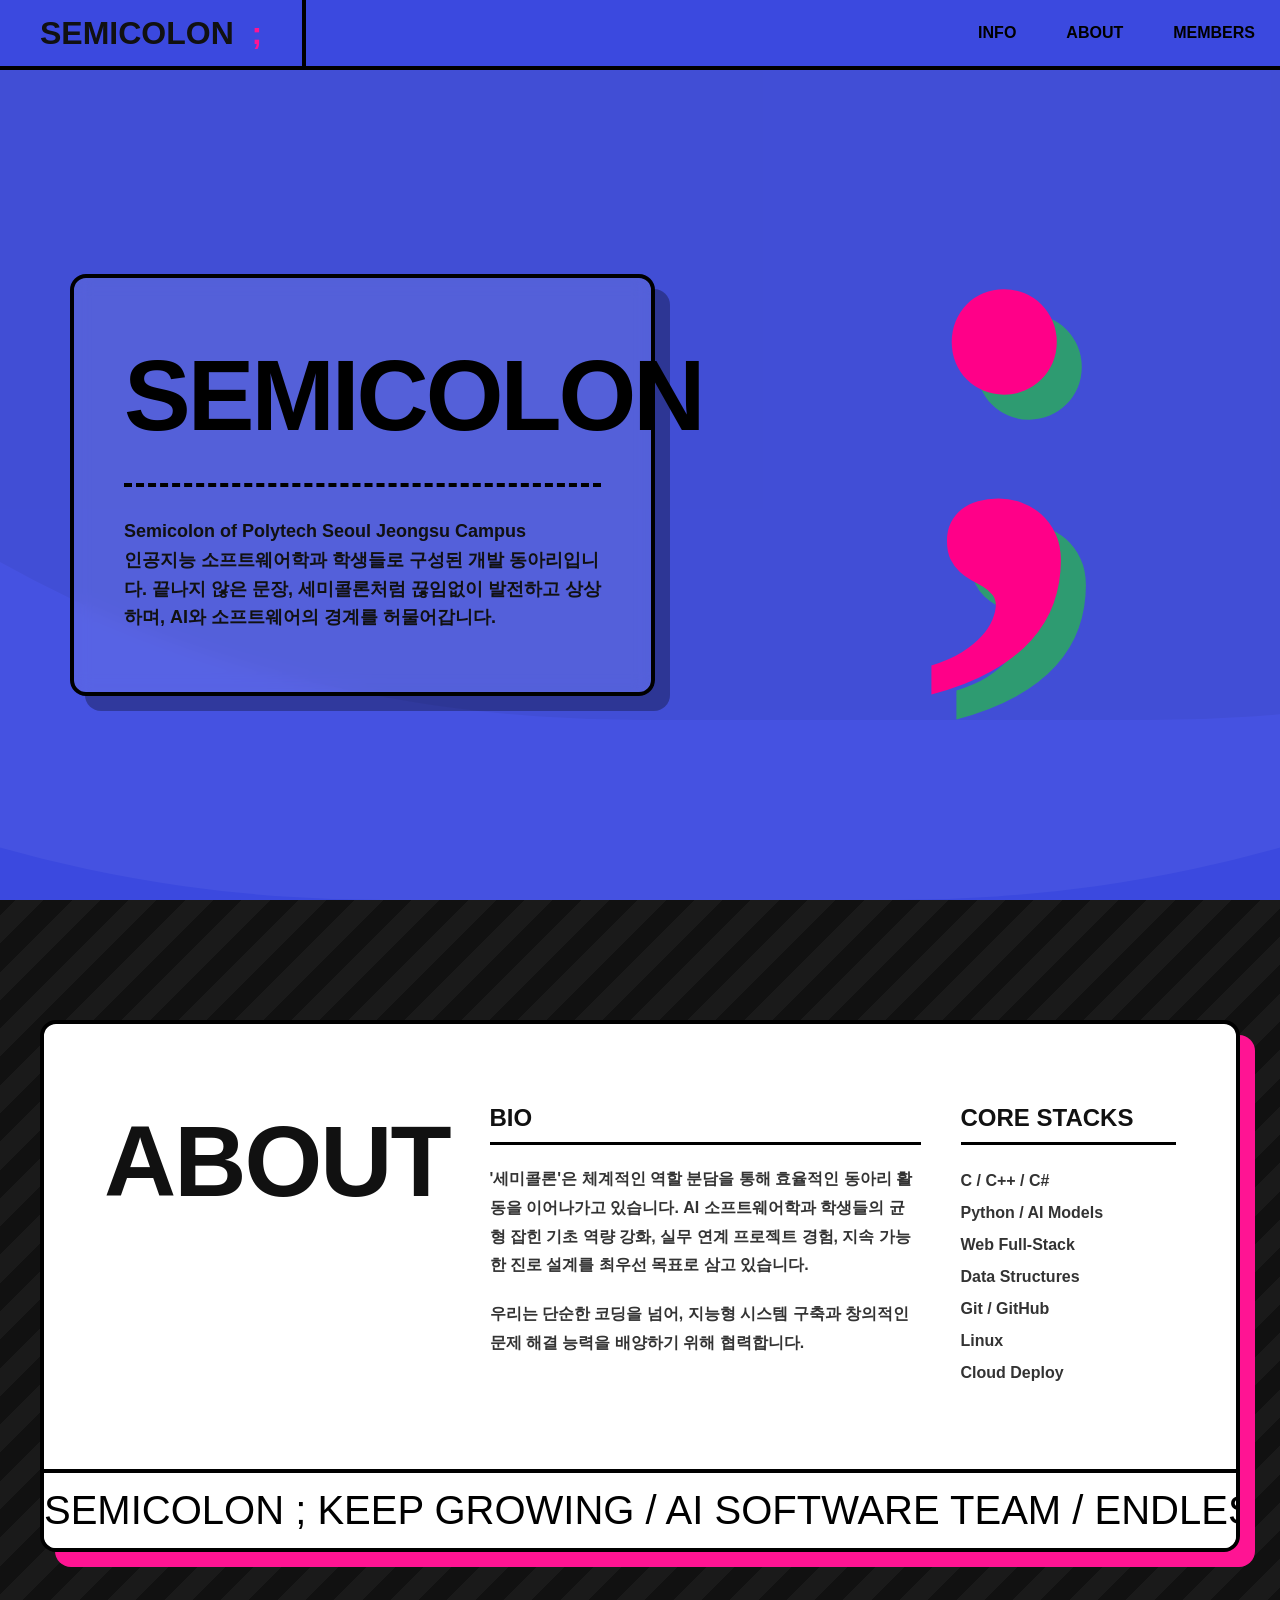
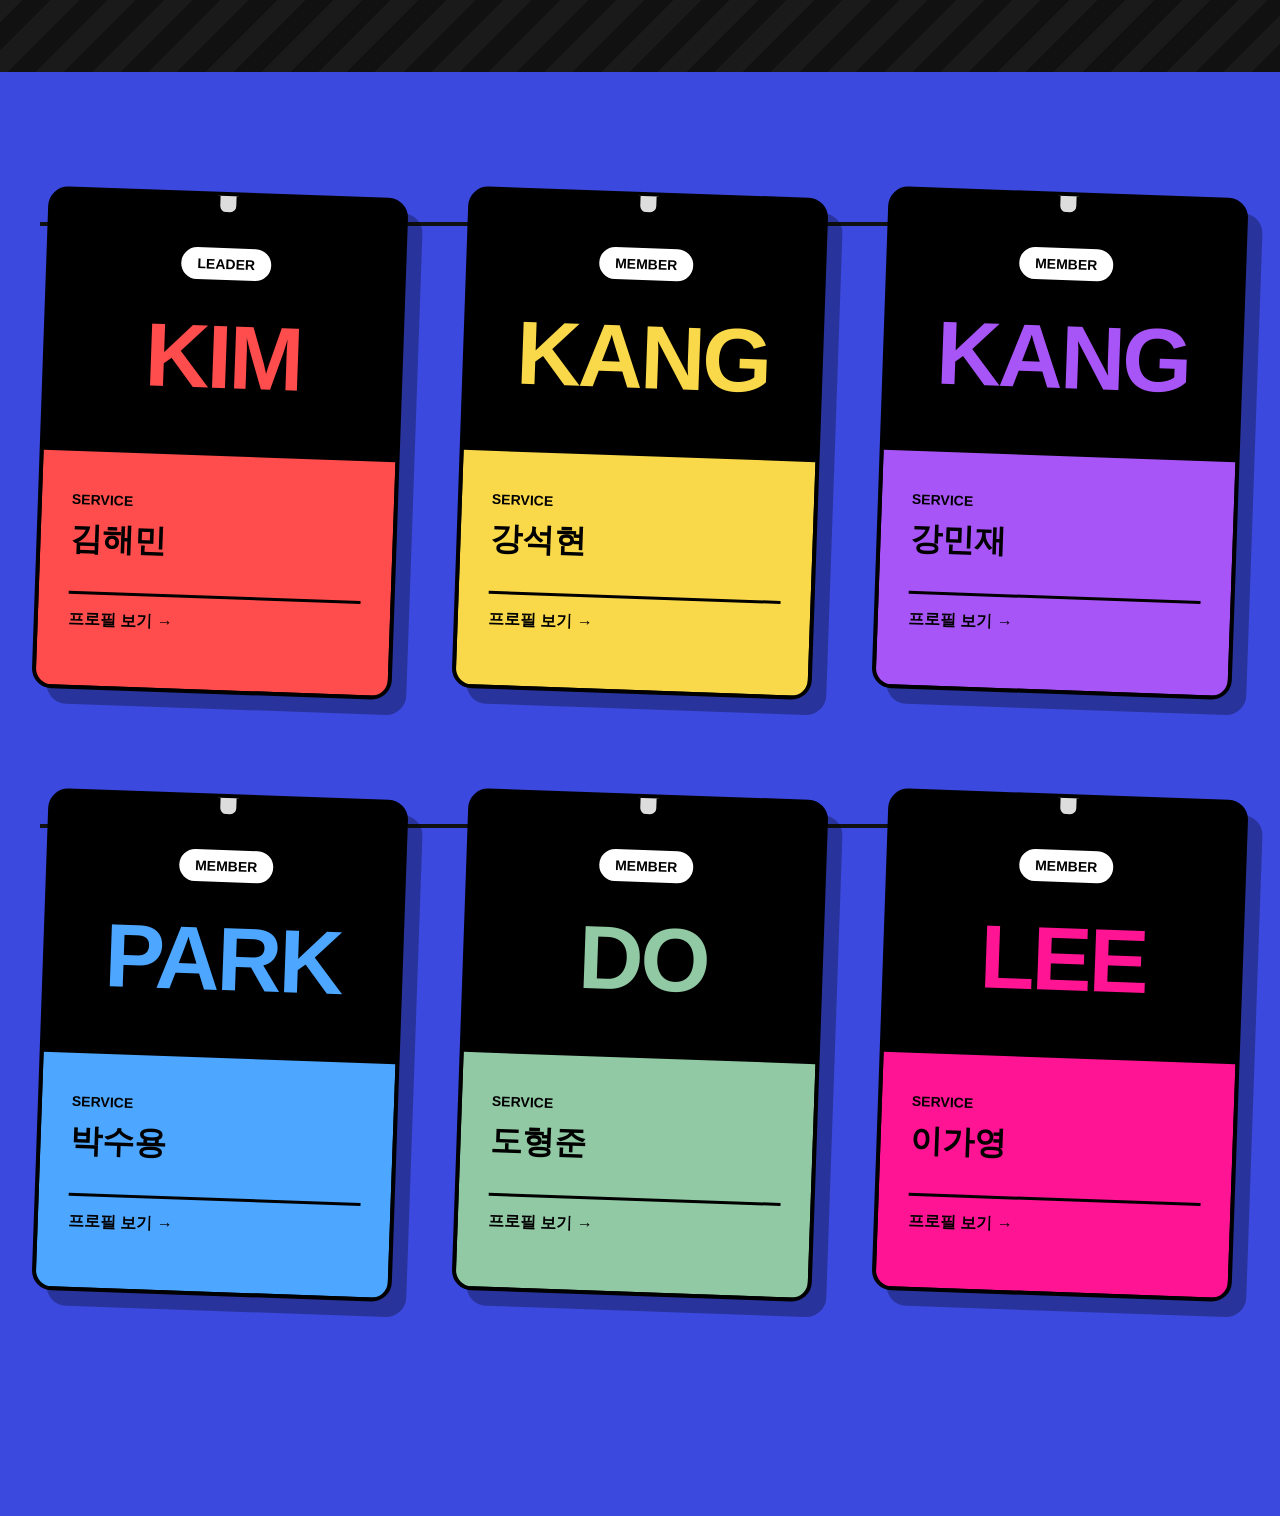
<file: index.html>
<!DOCTYPE html>
<html lang="ko">

<head>
    <meta charset="UTF-8">
    <meta name="viewport" content="width=device-width, initial-scale=1.0">
    <title>Semicolon | Team Members</title>
    <link rel="stylesheet" href="css/index.css">
</head>

<body>

    <nav class="navbar">
        <div class="nav-logo">SEMICOLON<span class="point">&nbsp; ;</span></div>
        <ul class="nav-links">
            <li><a href="#hero">INFO</a></li>
            <li><a href="#about">ABOUT</a></li>
            <li><a href="#members">MEMBERS</a></li>
        </ul>
    </nav>

    <header id="hero" class="hero-section">
        <div class="animated-bg">
            <div class="wave wave1"></div>
            <div class="wave wave2"></div>
        </div>

        <div class="hero-container">
            <div class="hero-left-box">
                <h1 class="hero-title">SEMICOLON</h1>
                <div class="dashed-divider"></div>
                <p class="hero-desc">
                    Semicolon of Polytech Seoul Jeongsu Campus
                    <br>
                    인공지능 소프트웨어학과 학생들로 구성된 개발 동아리입니다.
                    끝나지 않은 문장, 세미콜론처럼 끊임없이 발전하고 상상하며, AI와 소프트웨어의 경계를 허물어갑니다.
                </p>
            </div>

            <div class="hero-right-visual">
                <span class="giant-semicolon blink-effect">;</span>
            </div>
        </div>  
    </header>

    <section id="about" class="about-section">
        <div class="about-card">
            <div class="about-content-grid">
                <div class="about-col-title">
                    <h2 class="about-heading">ABOUT</h2>
                </div>
                <div class="about-col-text">
                    <h3>BIO</h3>
                    <p>
                        '세미콜론'은 체계적인 역할 분담을 통해 효율적인 동아리 활동을 이어나가고 있습니다.
                        AI 소프트웨어학과 학생들의 균형 잡힌 기초 역량 강화, 실무 연계 프로젝트 경험,
                        지속 가능한 진로 설계를 최우선 목표로 삼고 있습니다.
                    </p>
                    <p>
                        우리는 단순한 코딩을 넘어, 지능형 시스템 구축과
                        창의적인 문제 해결 능력을 배양하기 위해 협력합니다.
                    </p>
                </div>
                <div class="about-col-list">
                    <h3>CORE STACKS</h3>
                    <ul>
                        <li>C / C++ / C#</li>
                        <li>Python / AI Models</li>
                        <li>Web Full-Stack</li>
                        <li>Data Structures</li>
                        <li>Git / GitHub</li>
                        <li>Linux</li>
                        <li>Cloud Deploy</li>
                    </ul>
                </div>
            </div>
            <div class="about-footer-banner">
                <div class="marquee-text">
                    SEMICOLON ; KEEP GROWING / AI SOFTWARE TEAM / ENDLESS POSSIBILITIES / FOR INNOVATIVE SERVICE
                    DEVELOPMENT
                </div>
            </div>
        </div>
    </section>

    <section id="members" class="members-section">
        <div class="page-container">

            <div class="member-row">
                <div class="hanging-wire"></div>

                <article class="member-card" style="--theme-color: #ff4d4d;">
                    <div class="card-pin"></div>
                    <div class="card-top">
                        <span class="role-badge">LEADER</span>
                        <h2 class="huge-text">KIM</h2>
                    </div>
                    <div class="card-bottom">
                        <div class="info-section">
                            <p class="service-label">SERVICE</p>
                            <h3 class="korean-name">김해민</h3>
                        </div>
                        <a href="pages/heamin.html" class="profile-btn">프로필 보기 &rarr;</a>
                    </div>
                </article>

                <article class="member-card" style="--theme-color: #f9d849;">
                    <div class="card-pin"></div>
                    <div class="card-top">
                        <span class="role-badge">MEMBER</span>
                        <h2 class="huge-text">KANG</h2>
                    </div>
                    <div class="card-bottom">
                        <div class="info-section">
                            <p class="service-label">SERVICE</p>
                            <h3 class="korean-name">강석현</h3>
                        </div>
                        <a href="pages/kangProfile.html" class="profile-btn">프로필 보기 &rarr;</a>
                    </div>
                </article>

                <article class="member-card" style="--theme-color: #a855f7;">
                    <div class="card-pin"></div>
                    <div class="card-top">
                        <span class="role-badge">MEMBER</span>
                        <h2 class="huge-text">KANG</h2>
                    </div>
                    <div class="card-bottom">
                        <div class="info-section">
                            <p class="service-label">SERVICE</p>
                            <h3 class="korean-name">강민재</h3>
                        </div>
                        <a href="pages/minjae.html" class="profile-btn">프로필 보기 &rarr;</a>
                    </div>
                </article>
            </div>

            <div class="member-row">
                <div class="hanging-wire"></div>

                <article class="member-card" style="--theme-color: #4da6ff;">
                    <div class="card-pin"></div>
                    <div class="card-top">
                        <span class="role-badge">MEMBER</span>
                        <h2 class="huge-text">PARK</h2>
                    </div>
                    <div class="card-bottom">
                        <div class="info-section">
                            <p class="service-label">SERVICE</p>
                            <h3 class="korean-name">박수용</h3>
                        </div>
                        <a href="pages/suyong.html" class="profile-btn">프로필 보기 &rarr;</a>
                    </div>
                </article>

                <article class="member-card" style="--theme-color: #90c9a3;">
                    <div class="card-pin"></div>
                    <div class="card-top">
                        <span class="role-badge">MEMBER</span>
                        <h2 class="huge-text">DO</h2>
                    </div>
                    <div class="card-bottom">
                        <div class="info-section">
                            <p class="service-label">SERVICE</p>
                            <h3 class="korean-name">도형준</h3>
                        </div>
                        <a href="pages/dhj.html" class="profile-btn">프로필 보기 &rarr;</a>
                    </div>
                </article>

                <article class="member-card" style="--theme-color: #ff1493;">
                    <div class="card-pin"></div>
                    <div class="card-top">
                        <span class="role-badge">MEMBER</span>
                        <h2 class="huge-text">LEE</h2>
                    </div>
                    <div class="card-bottom">
                        <div class="info-section">
                            <p class="service-label">SERVICE</p>
                            <h3 class="korean-name">이가영</h3>
                        </div>
                        <a href="pages/kayoung.html" class="profile-btn">프로필 보기 &rarr;</a>
                    </div>
                </article>
            </div>

        </div>
    </section>

</body>

</html>
</file>
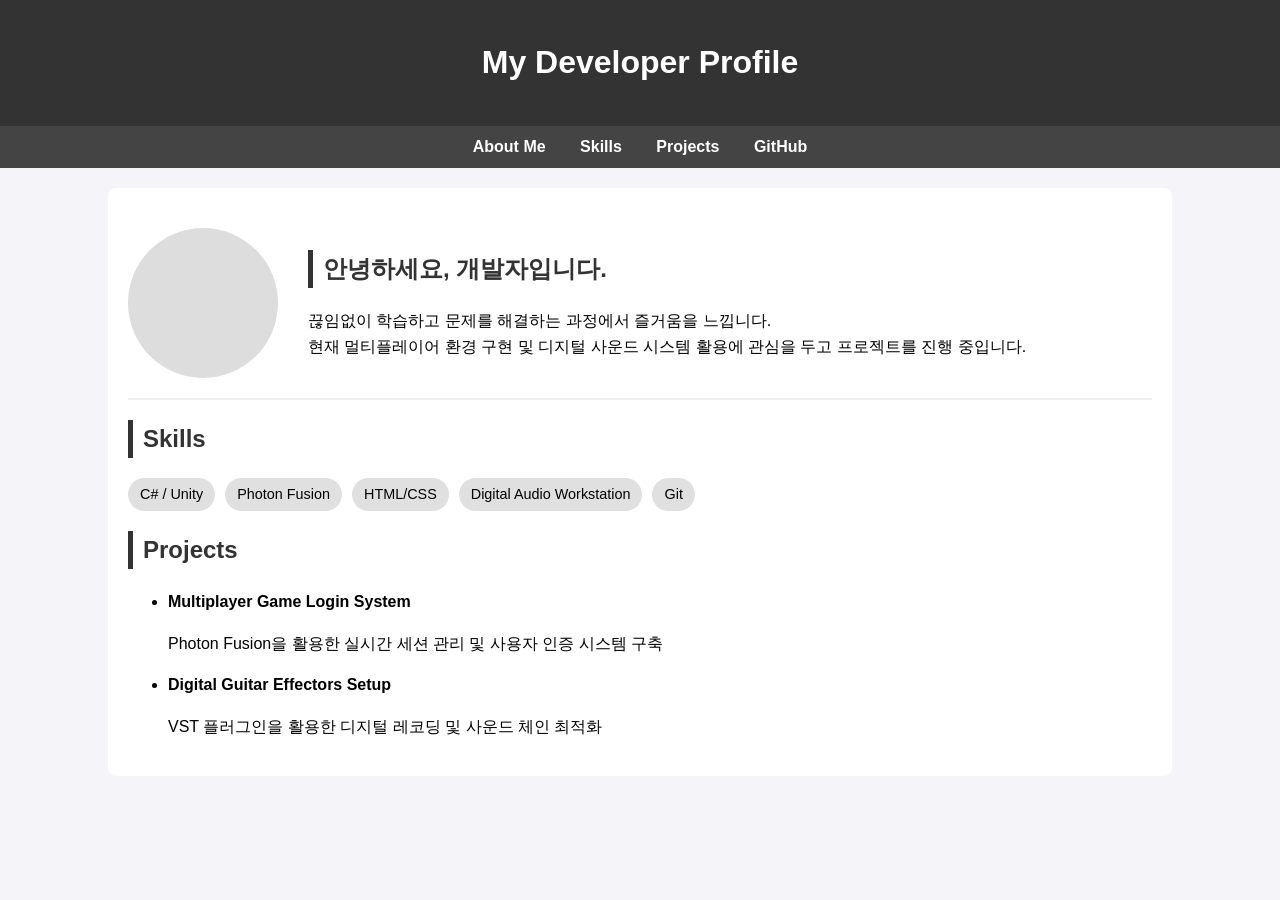
<file: kangProfile.html>
<!DOCTYPE html>
<html lang="ko">
<head>
    <meta charset="UTF-8">
    <meta name="viewport" content="width=device-width, initial-scale=1.0">
    <title>내 프로필</title>
    <style>
        body { font-family: 'Arial', sans-serif; line-height: 1.6; margin: 0; padding: 0; background-color: #f4f4f9; }
        header { background: #333; color: #fff; padding: 1rem 0; text-align: center; }
        nav { background: #444; color: #fff; padding: 0.5rem; text-align: center; }
        nav a { color: #fff; margin: 0 15px; text-decoration: none; font-weight: bold; }
        nav a:hover { color: #ffeb3b; }
        .container { width: 80%; margin: auto; overflow: hidden; padding: 20px; background: #fff; margin-top: 20px; border-radius: 8px; }
        .profile-header { display: flex; align-items: center; border-bottom: 2px solid #eee; padding-bottom: 20px; }
        .profile-img { width: 150px; height: 150px; border-radius: 50%; background: #ddd; margin-right: 30px; }
        section { margin-top: 20px; }
        h2 { color: #333; border-left: 5px solid #333; padding-left: 10px; }
        .tag-box { display: flex; gap: 10px; flex-wrap: wrap; }
        .tag { background: #e0e0e0; padding: 5px 12px; border-radius: 20px; font-size: 0.9rem; }
    </style>
</head>
<body>

    <header>
        <h1>My Developer Profile</h1>
    </header>

    <nav>
        <a href="#about">About Me</a>
        <a href="#skills">Skills</a>
        <a href="#projects">Projects</a>
        <a href="https://github.com/" target="_blank">GitHub</a> </nav>

    <div class="container">
        <section id="about" class="profile-header">
            <div class="profile-img"></div> <div>
                <h2>안녕하세요, 개발자입니다.</h2>
                <p>끊임없이 학습하고 문제를 해결하는 과정에서 즐거움을 느낍니다.<br>
                현재 멀티플레이어 환경 구현 및 디지털 사운드 시스템 활용에 관심을 두고 프로젝트를 진행 중입니다.</p>
            </div>
        </section>

        <section id="skills">
            <h2>Skills</h2>
            <div class="tag-box">
                <span class="tag">C# / Unity</span>
                <span class="tag">Photon Fusion</span>
                <span class="tag">HTML/CSS</span>
                <span class="tag">Digital Audio Workstation</span>
                <span class="tag">Git</span>
            </div>
        </section>

        <section id="projects">
            <h2>Projects</h2>
            <ul>
                <li>
                    <strong>Multiplayer Game Login System</strong>
                    <p>Photon Fusion을 활용한 실시간 세션 관리 및 사용자 인증 시스템 구축</p>
                </li>
                <li>
                    <strong>Digital Guitar Effectors Setup</strong>
                    <p>VST 플러그인을 활용한 디지털 레코딩 및 사운드 체인 최적화</p>
                </li>
            </ul>
        </section>
    </div>

</body>
</html>
</file>
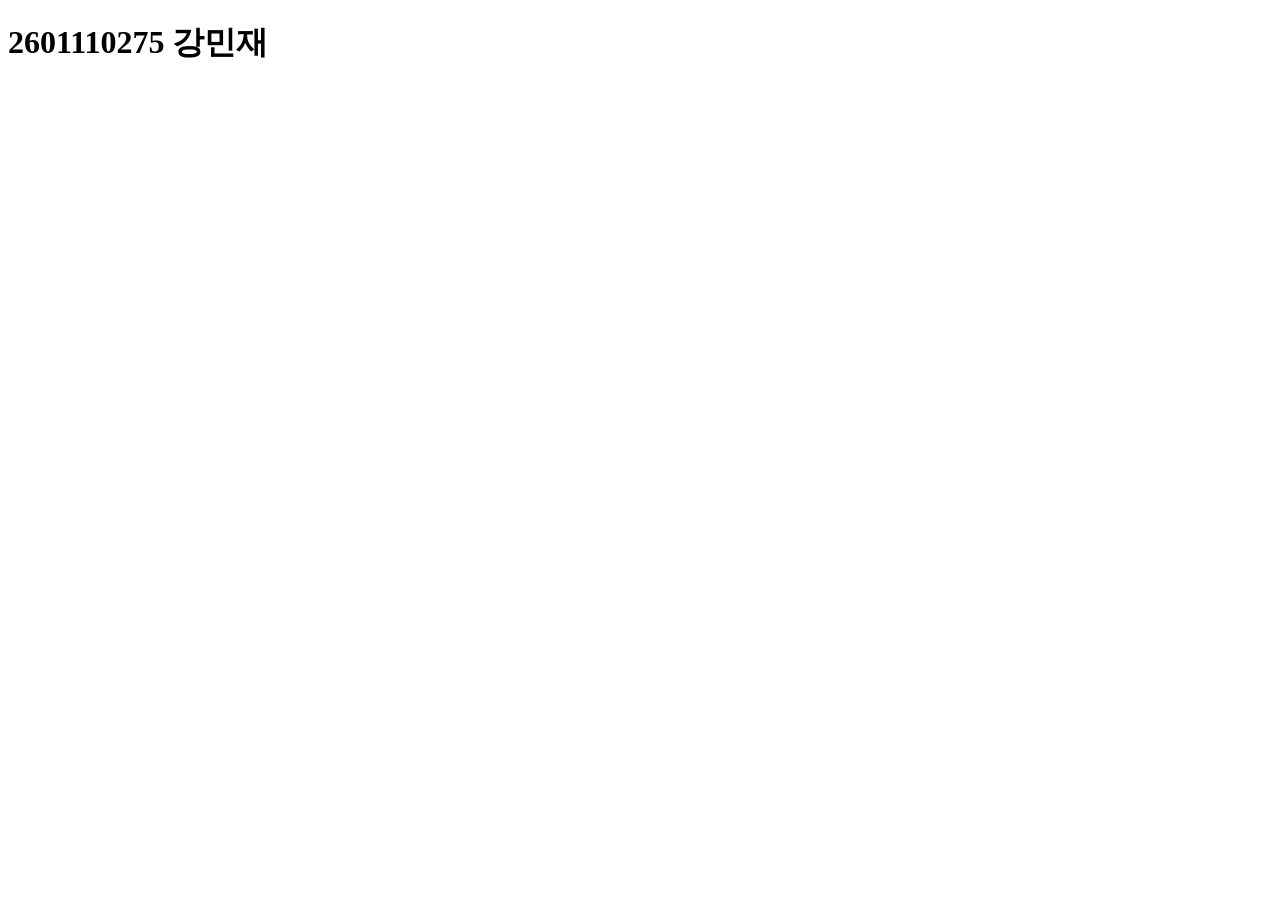
<file: minjae.html>
<!DOCTYPE html>
<html lang="en">
<head>
    <meta charset="UTF-8">
    <meta name="viewport" content="width=device-width, initial-scale=1.0">
    <title>Document</title>
</head>
<body>
    <h1>2601110275 강민재</h1>
</body>
</html>
</file>
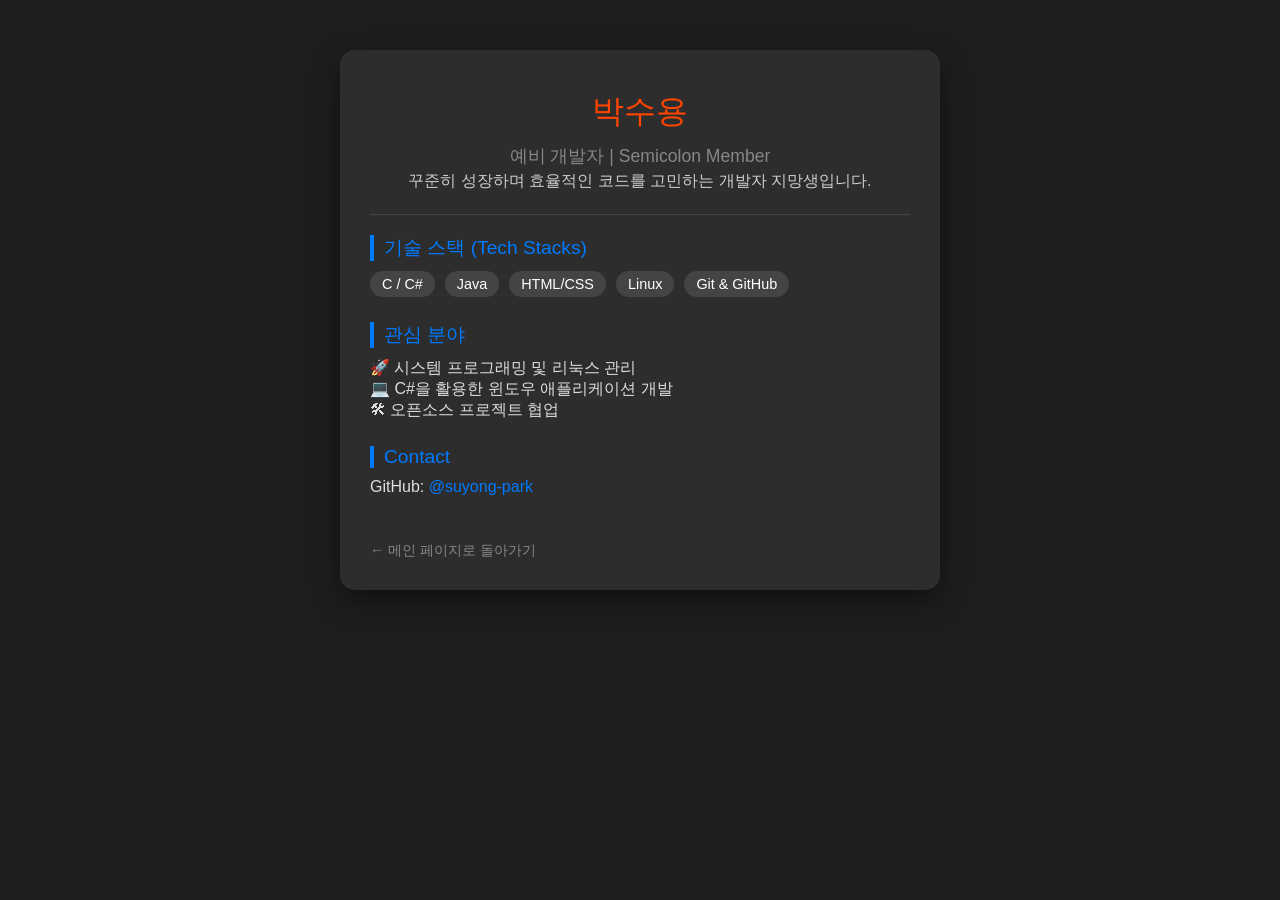
<file: suyong.html>
<!DOCTYPE html>
<html lang="ko">
<head>
    <meta charset="UTF-8">
    <meta name="viewport" content="width=device-width, initial-scale=1.0">
    <title>박수용 | 프로필</title>
    <link rel="stylesheet" href="style.css"> 
    <style>
        /* 페이지 전체 테마 (다크 모드 기준) */
        body {
            background-color: #1e1e1e;
            color: #ffffff;
            font-family: 'Pretendard', sans-serif;
            display: flex;
            justify-content: center;
            padding: 50px 20px;
        }
        .profile-container {
            max-width: 600px;
            width: 100%;
            background: #2d2d2d;
            border-radius: 15px;
            padding: 30px;
            box-shadow: 0 10px 30px rgba(0,0,0,0.5);
        }
        .header {
            text-align: center;
            border-bottom: 1px solid #444;
            padding-bottom: 20px;
            margin-bottom: 20px;
        }
        .name {
            font-size: 2rem;
            margin: 10px 0;
            color: #ff4500; /* 강조색 */
        }
        .role {
            color: #86868b;
            font-size: 1.1rem;
        }
        .section {
            margin-bottom: 25px;
        }
        .section-title {
            font-size: 1.2rem;
            color: #007aff;
            margin-bottom: 10px;
            border-left: 4px solid #007aff;
            padding-left: 10px;
        }
        .skill-tags {
            display: flex;
            gap: 10px;
            flex-wrap: wrap;
        }
        .tag {
            background: #444;
            padding: 5px 12px;
            border-radius: 20px;
            font-size: 0.9rem;
        }
        .back-btn {
            display: inline-block;
            margin-top: 20px;
            color: #86868b;
            text-decoration: none;
            font-size: 0.9rem;
        }
        .back-btn:hover {
            color: #fff;
        }
    </style>
</head>
<body>

<div class="profile-container">
    <div class="header">
        <div class="name">박수용</div>
        <div class="role">예비 개발자 | Semicolon Member</div>
        <p style="color: #ccc; line-height: 1.6;">
            꾸준히 성장하며 효율적인 코드를 고민하는 개발자 지망생입니다.
        </p>
    </div>

    <div class="section">
        <div class="section-title">기술 스택 (Tech Stacks)</div>
        <div class="skill-tags">
            <span class="tag">C / C#</span>
            <span class="tag">Java</span>
            <span class="tag">HTML/CSS</span>
            <span class="tag">Linux</span>
            <span class="tag">Git & GitHub</span>
        </div>
    </div>

    <div class="section">
        <div class="section-title">관심 분야</div>
        <ul style="list-style: none; padding: 0; color: #ddd;">
            <li>🚀 시스템 프로그래밍 및 리눅스 관리</li>
            <li>💻 C#을 활용한 윈도우 애플리케이션 개발</li>
            <li>🛠 오픈소스 프로젝트 협업</li>
        </ul>
    </div>

    <div class="section">
        <div class="section-title">Contact</div>
        <p style="color: #ddd;">GitHub: <a href="#" style="color: #007aff; text-decoration: none;">@suyong-park</a></p>
    </div>

    <a href="index.html" class="back-btn">← 메인 페이지로 돌아가기</a>
</div>

</body>
</html>
</file>
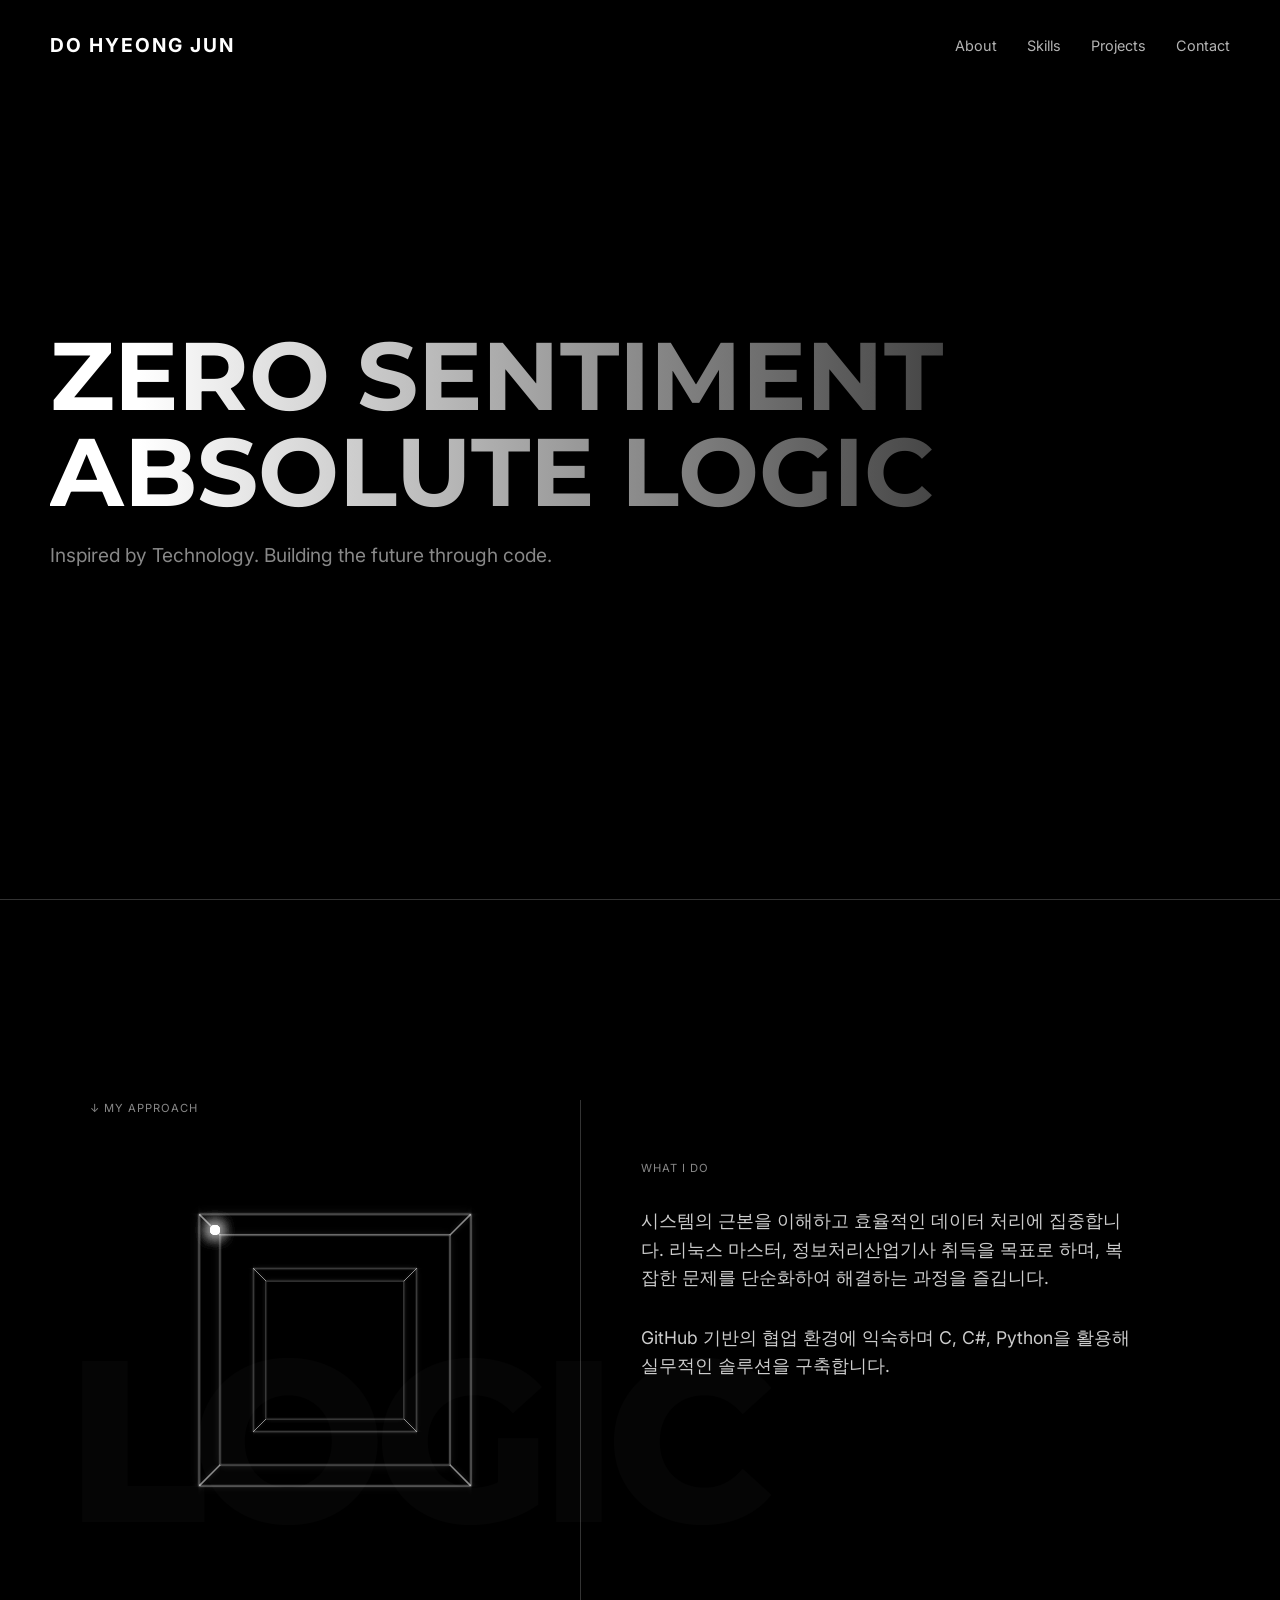
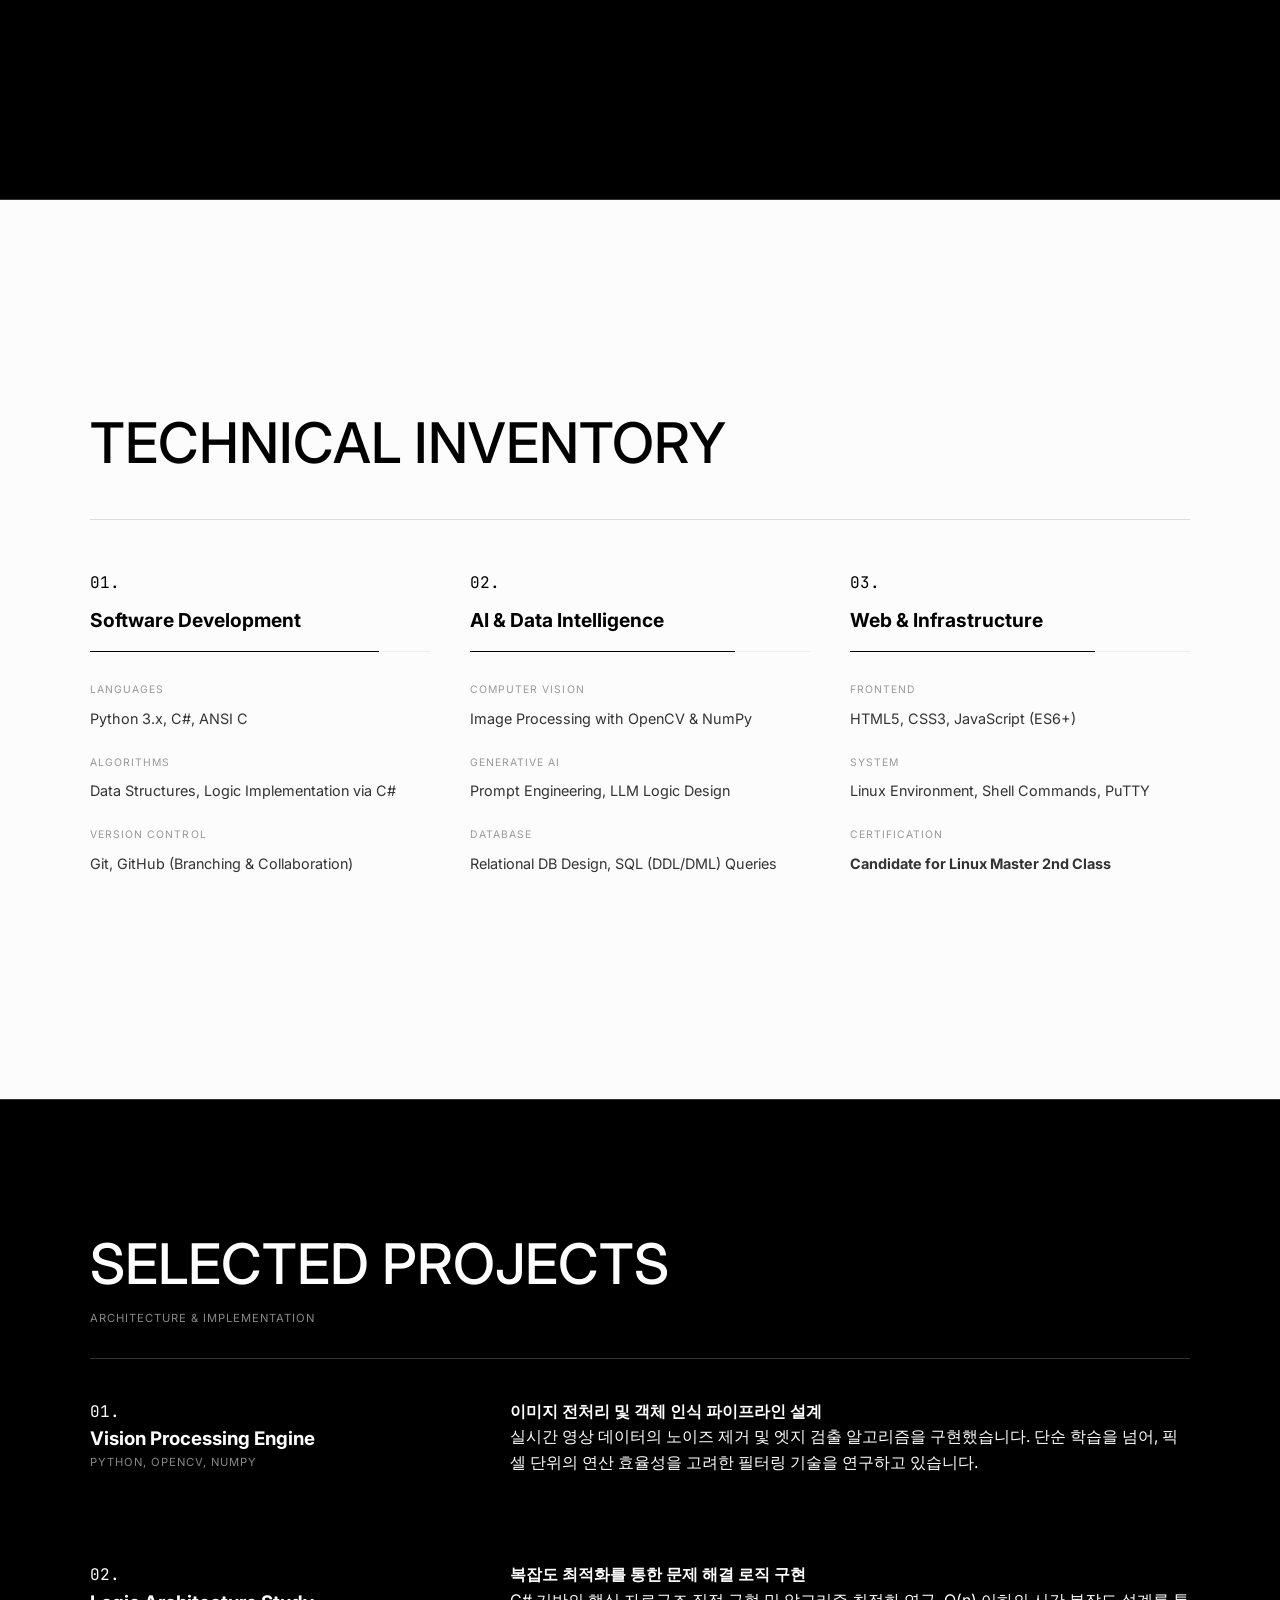
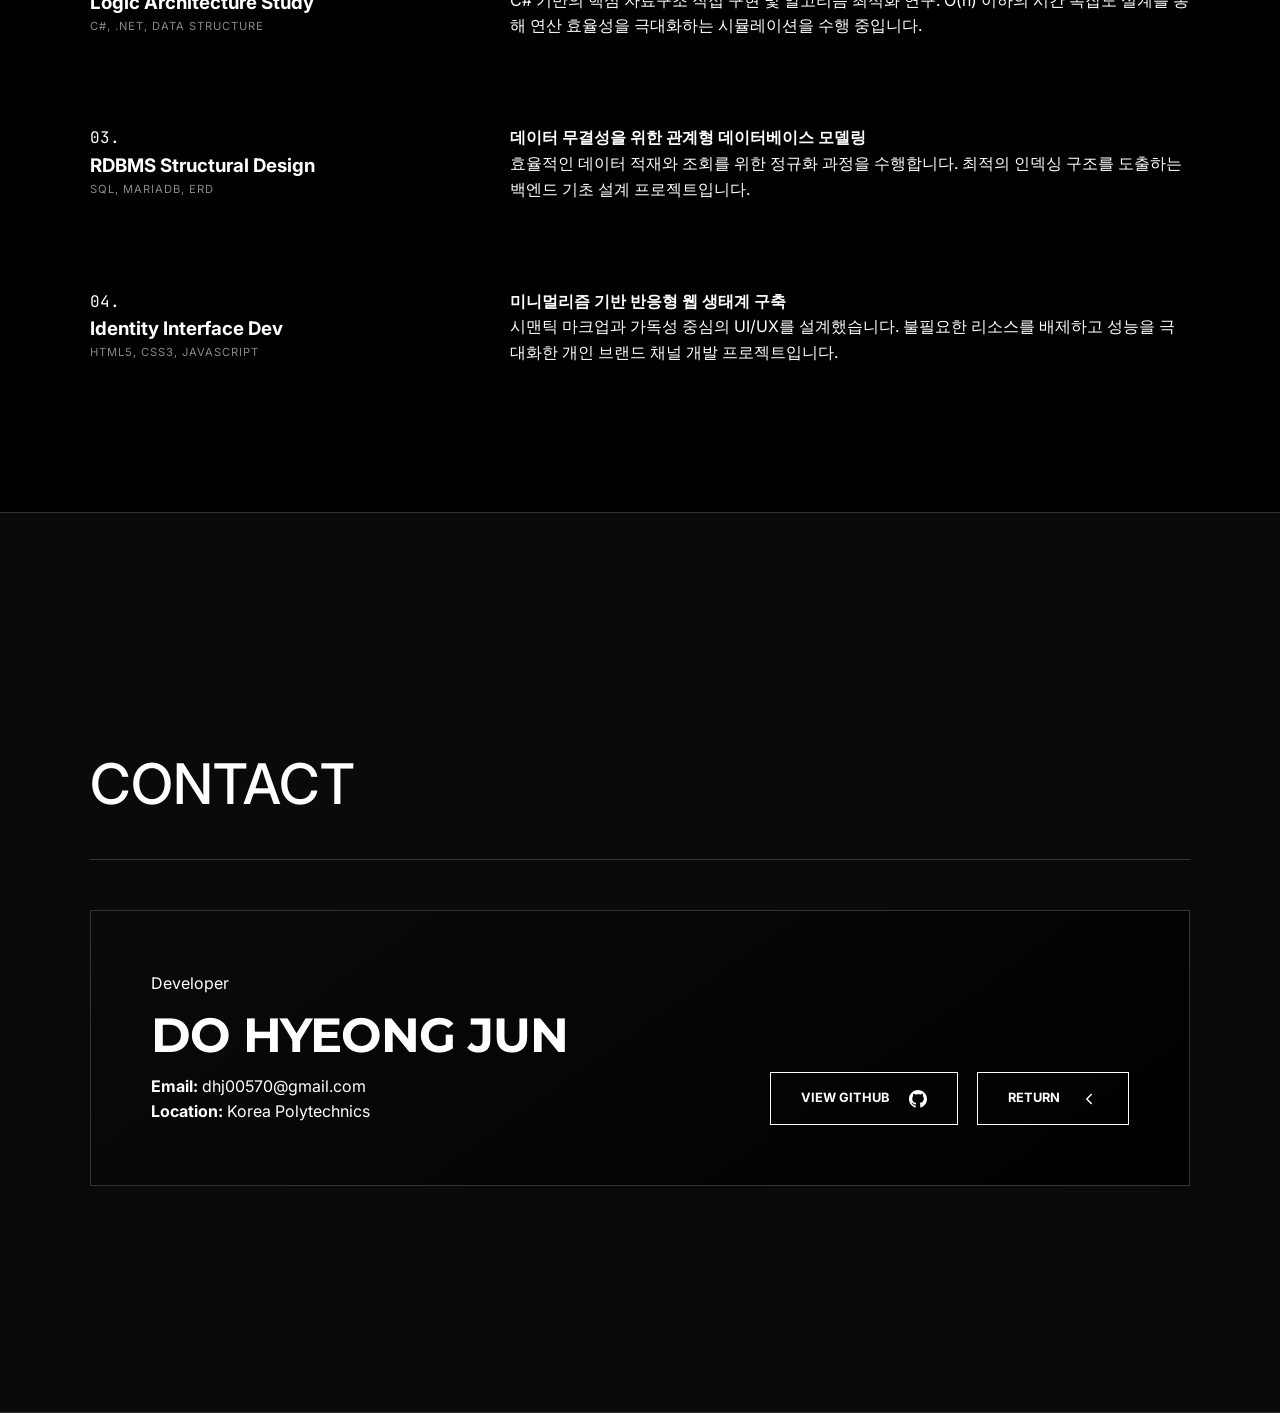
<file: pages/dhj.html>
<!DOCTYPE html>
<html lang="ko">

<head>
    <meta charset="UTF-8">
    <meta name="viewport" content="width=device-width, initial-scale=1.0">
    <title>Hyeong jun | Portfolio</title>
    <link rel="stylesheet" href="../css/dhj.css">
</head>

<body>

    <header>
        <div class="logo">DO HYEONG JUN</div>
        <nav>
            <ul>
                <li><a href="#about">About</a></li>
                <li><a href="#skills">Skills</a></li>
                <li><a href="#projects">Projects</a></li>
                <li><a href="#contact">Contact</a></li>
            </ul>
        </nav>
    </header>

    <main>
        <section id="about" class="hero">
            <div class="hero-content">
                <h1>Zero Sentiment <br>Absolute Logic</h1>
                <p class="subtitle">Inspired by Technology. Building the future through code.</p>
            </div>
        </section>

        <section class="approach">
            <div class="container split">
                <div class="left-side">
                    <span class="label">↓ MY APPROACH</span>
                    <div class="logic-cube-model">
                        <div class="cube inner-cube">
                            <div class="face front"></div>
                            <div class="face back"></div>
                            <div class="face left"></div>
                            <div class="face right"></div>
                            <div class="face top"></div>
                            <div class="face bottom"></div>
                        </div>
                        <div class="cube outer-cube">
                            <div class="face front"></div>
                            <div class="face back"></div>
                            <div class="face left"></div>
                            <div class="face right"></div>
                            <div class="face top"></div>
                            <div class="face bottom"></div>
                        </div>
                        <div class="node node-1"></div>
                        <div class="node node-2"></div>
                        <div class="node node-3"></div>
                        <div class="node node-4"></div>
                        <div class="node node-5"></div>
                        <div class="node node-6"></div>
                    </div>
                </div>
                <div class="right-side">
                    <span class="label">WHAT I DO</span>
                    <p class="description">시스템의 근본을 이해하고 효율적인 데이터 처리에 집중합니다. 리눅스 마스터, 정보처리산업기사 취득을 목표로 하며, 복잡한 문제를 단순화하여
                        해결하는 과정을 즐깁니다.</p>
                    <p class="description">GitHub 기반의 협업 환경에 익숙하며 C, C#, Python을 활용해 실무적인 솔루션을 구축합니다.</p>
                </div>
            </div>
        </section>

        <section id="skills" class="details" style="background-color: #fcfcfc; color: #000;">
            <div class="container">
                <h2 class="section-title">TECHNICAL INVENTORY</h2>
                <hr class="divider" style="border-top: 1px solid #ddd;">

                <div class="skills-dashboard-grid">
                    <div class="skill-col">
                        <div class="skill-header">
                            <span class="num mono">01.</span>
                            <h3>Software Development</h3>
                            <div class="skill-status-bar">
                                <div class="fill" style="width: 85%;"></div>
                            </div>
                        </div>
                        <div class="skill-body">
                            <div class="skill-item-group"><span class="skill-label">Languages</span>
                                <p>Python 3.x, C#, ANSI C</p>
                            </div>
                            <div class="skill-item-group"><span class="skill-label">Algorithms</span>
                                <p>Data Structures, Logic Implementation via C#</p>
                            </div>
                            <div class="skill-item-group"><span class="skill-label">Version Control</span>
                                <p>Git, GitHub (Branching & Collaboration)</p>
                            </div>
                        </div>
                    </div>
                    <div class="skill-col">
                        <div class="skill-header">
                            <span class="num mono">02.</span>
                            <h3>AI & Data Intelligence</h3>
                            <div class="skill-status-bar">
                                <div class="fill" style="width: 78%;"></div>
                            </div>
                        </div>
                        <div class="skill-body">
                            <div class="skill-item-group"><span class="skill-label">Computer Vision</span>
                                <p>Image Processing with OpenCV & NumPy</p>
                            </div>
                            <div class="skill-item-group"><span class="skill-label">Generative AI</span>
                                <p>Prompt Engineering, LLM Logic Design</p>
                            </div>
                            <div class="skill-item-group"><span class="skill-label">Database</span>
                                <p>Relational DB Design, SQL (DDL/DML) Queries</p>
                            </div>
                        </div>
                    </div>
                    <div class="skill-col">
                        <div class="skill-header">
                            <span class="num mono">03.</span>
                            <h3>Web & Infrastructure</h3>
                            <div class="skill-status-bar">
                                <div class="fill" style="width: 72%;"></div>
                            </div>
                        </div>
                        <div class="skill-body">
                            <div class="skill-item-group"><span class="skill-label">Frontend</span>
                                <p>HTML5, CSS3, JavaScript (ES6+)</p>
                            </div>
                            <div class="skill-item-group"><span class="skill-label">System</span>
                                <p>Linux Environment, Shell Commands, PuTTY</p>
                            </div>
                            <div class="skill-item-group"><span class="skill-label">Certification</span>
                                <p><strong>Candidate for Linux Master 2nd Class</strong></p>
                            </div>
                        </div>
                    </div>
                </div>
            </div>
        </section>

        <section id="projects" class="details">
            <div class="container">
                <h2 class="section-title">SELECTED PROJECTS</h2>
                <p class="label" style="margin-top: -20px; margin-bottom: 30px;">Architecture & Implementation</p>
                <hr class="divider">
                <div class="detail-grid">
                    <div class="detail-item"><span class="num mono">01.</span>
                        <h3>Vision Processing Engine</h3>
                        <p class="label">Python, OpenCV, NumPy</p>
                    </div>
                    <div class="detail-text">
                        <p><strong>이미지 전처리 및 객체 인식 파이프라인 설계</strong><br>실시간 영상 데이터의 노이즈 제거 및 엣지 검출 알고리즘을 구현했습니다. 단순 학습을
                            넘어, 픽셀 단위의 연산 효율성을 고려한 필터링 기술을 연구하고 있습니다.</p>
                    </div>

                    <div class="detail-item"><span class="num mono">02.</span>
                        <h3>Logic Architecture Study</h3>
                        <p class="label">C#, .NET, Data Structure</p>
                    </div>
                    <div class="detail-text">
                        <p><strong>복잡도 최적화를 통한 문제 해결 로직 구현</strong><br>C# 기반의 핵심 자료구조 직접 구현 및 알고리즘 최적화 연구. O(n) 이하의 시간
                            복잡도 설계를 통해 연산 효율성을 극대화하는 시뮬레이션을 수행 중입니다.</p>
                    </div>

                    <div class="detail-item"><span class="num mono">03.</span>
                        <h3>RDBMS Structural Design</h3>
                        <p class="label">SQL, MariaDB, ERD</p>
                    </div>
                    <div class="detail-text">
                        <p><strong>데이터 무결성을 위한 관계형 데이터베이스 모델링</strong><br>효율적인 데이터 적재와 조회를 위한 정규화 과정을 수행합니다. 최적의 인덱싱 구조를
                            도출하는 백엔드 기초 설계 프로젝트입니다.</p>
                    </div>

                    <div class="detail-item"><span class="num mono">04.</span>
                        <h3>Identity Interface Dev</h3>
                        <p class="label">HTML5, CSS3, JavaScript</p>
                    </div>
                    <div class="detail-text">
                        <p><strong>미니멀리즘 기반 반응형 웹 생태계 구축</strong><br>시맨틱 마크업과 가독성 중심의 UI/UX를 설계했습니다. 불필요한 리소스를 배제하고 성능을
                            극대화한 개인 브랜드 채널 개발 프로젝트입니다.</p>
                    </div>
                </div>
            </div>
        </section>

        <section id="contact" class="details" style="background-color: #0a0a0a;">
            <div class="container">
                <h2 class="section-title">CONTACT</h2>
                <hr class="divider" style="border-top: 1px solid #333;">
                <div class="contact-card">
                    <div class="card-info">
                        <span class="card-label">Developer</span>
                        <h3 class="card-name">DO HYEONG JUN</h3>
                        <div class="card-links">
                            <p><strong>Email:</strong> dhj00570@gmail.com</p>
                            <p><strong>Location:</strong> Korea Polytechnics</p>
                        </div>
                    </div>
                    <div class="card-action">
                        <a href="https://github.com/dhj0057" target="_blank" class="github-btn">
                            VIEW GITHUB
                            <svg width="18" height="18" viewBox="0 0 24 24" fill="currentColor"
                                style="margin-left: 8px;">
                                <path
                                    d="M12 0c-6.626 0-12 5.373-12 12 0 5.302 3.438 9.8 8.207 11.387.599.111.793-.261.793-.577v-2.234c-3.338.726-4.033-1.416-4.033-1.416-.546-1.387-1.333-1.756-1.333-1.756-1.089-.745.083-.729.083-.729 1.205.084 1.839 1.237 1.839 1.237 1.07 1.834 2.807 1.304 3.492.997.107-.775.418-1.305.762-1.604-2.665-.305-5.467-1.334-5.467-5.931 0-1.311.469-2.381 1.236-3.221-.124-.303-.535-1.524.117-3.176 0 0 1.008-.322 3.301 1.23.957-.266 1.983-.399 3.003-.404 1.02.005 2.047.138 3.006.404 2.291-1.552 3.297-1.23 3.297-1.23.653 1.653.242 2.874.118 3.176.77.84 1.235 1.911 1.235 3.221 0 4.609-2.807 5.624-5.479 5.921.43.372.823 1.102.823 2.222v3.293c0 .319.192.694.801.576 4.765-1.589 8.199-6.086 8.199-11.386 0-6.627-5.373-12-12-12z" />
                            </svg>
                        </a>
                        <a href="../index.html" class="github-btn" style="margin-left: 15px;">
                            RETURN
                            <svg width="18" height="18" viewBox="0 0 24 24" fill="none" stroke="currentColor"
                                stroke-width="2" stroke-linecap="round" stroke-linejoin="round"
                                style="margin-left: 8px;">
                                <polyline points="15 18 9 12 15 6"></polyline>
                            </svg>
                        </a>
                    </div>
                </div>
            </div>
        </section>
    </main>
</body>

</html>
</file>
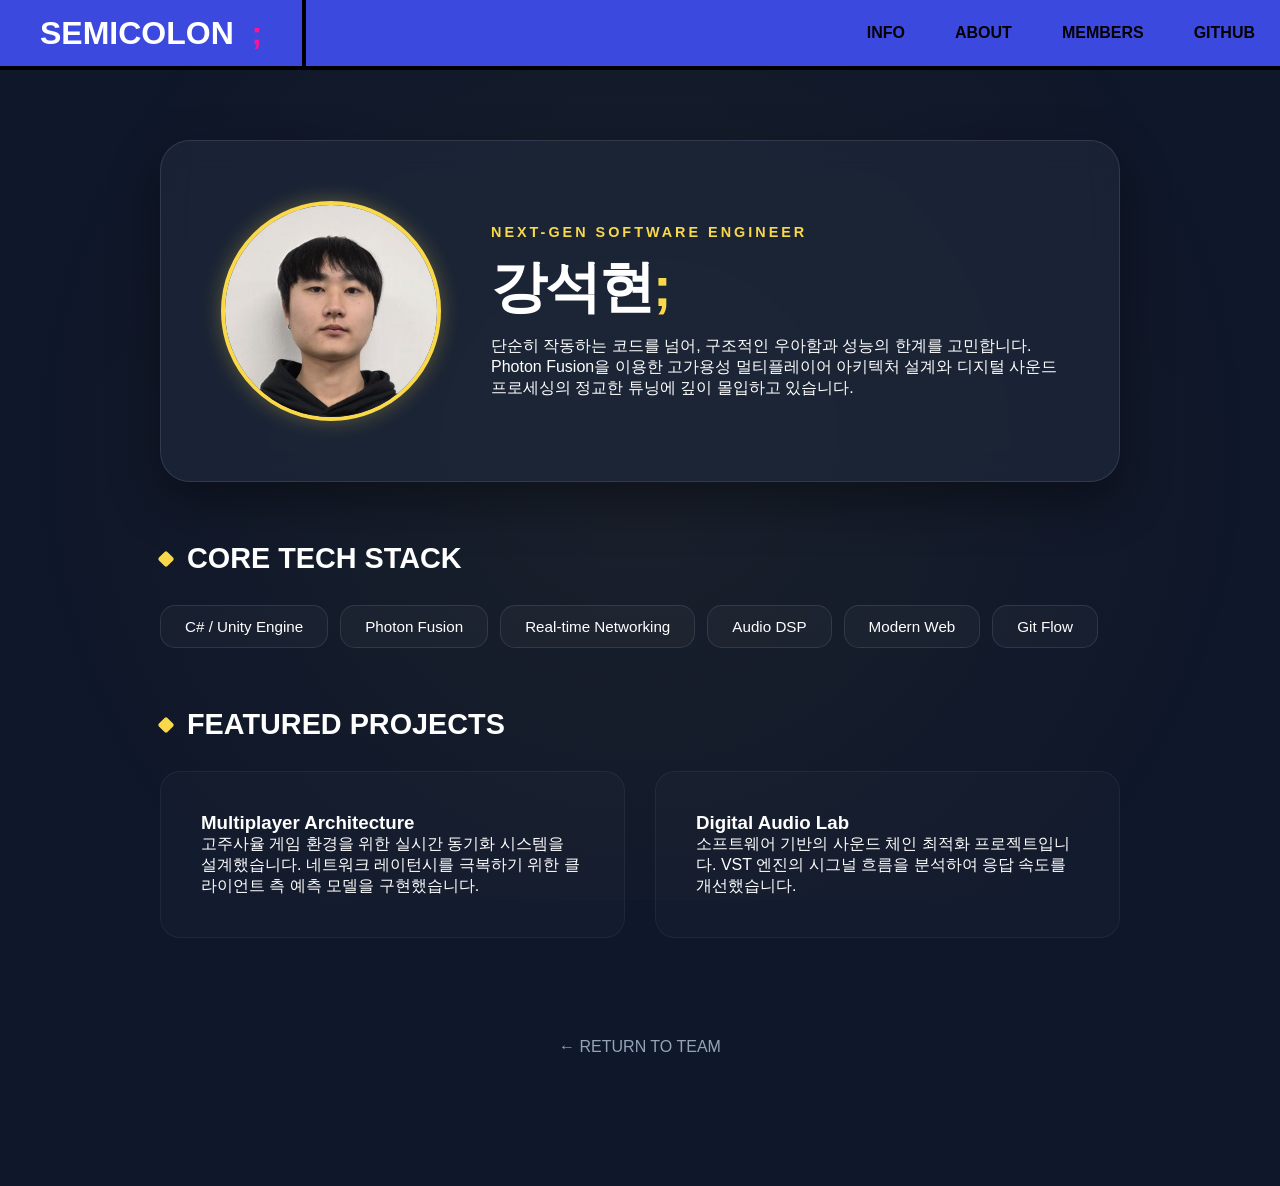
<file: pages/kangProfile.html>
<!DOCTYPE html>
<html lang="ko">
<head>
    <meta charset="UTF-8">
    <meta name="viewport" content="width=device-width, initial-scale=1.0">
    <title>Semicolon | Profile - Kang Seok Hyun</title>
    <link rel="stylesheet" href="../css/index.css">
    <link rel="stylesheet" href="../css/kang.css">
</head>
<body>

    <nav class="navbar">
        <div class="nav-logo">SEMICOLON<span class="point">&nbsp; ;</span></div>
        <ul class="nav-links">
            <li><a href="../index.html#hero">INFO</a></li>
            <li><a href="../index.html#about">ABOUT</a></li>
            <li><a href="../index.html#members">MEMBERS</a></li>
            <li><a href="https://github.com/kangseok0427" target="_blank">GITHUB</a></li>
        </ul>
    </nav>

    <div class="profile-container">
        <header class="profile-hero">
            <div class="profile-img-area">
                <img src="../img/pic.jpg" alt="강석현 프로필 사진">
            </div>
            
            <div class="hero-text">
                <div class="subtitle">Next-Gen Software Engineer</div>
                <h1>강석현<span style="color: var(--accent-color);">;</span></h1>
                <p>
                    단순히 작동하는 코드를 넘어, 구조적인 우아함과 성능의 한계를 고민합니다. 
                    Photon Fusion을 이용한 고가용성 멀티플레이어 아키텍처 설계와 
                    디지털 사운드 프로세싱의 정교한 튜닝에 깊이 몰입하고 있습니다.
                </p>
            </div>
        </header>

        <section>
            <h2 class="section-title">CORE TECH STACK</h2>
            <div class="tag-container">
                <span class="custom-tag">C# / Unity Engine</span>
                <span class="custom-tag">Photon Fusion</span>
                <span class="custom-tag">Real-time Networking</span>
                <span class="custom-tag">Audio DSP</span>
                <span class="custom-tag">Modern Web</span>
                <span class="custom-tag">Git Flow</span>
            </div>
        </section>

        <section>
            <h2 class="section-title">FEATURED PROJECTS</h2>
            <div class="project-grid">
                <article class="project-item">
                    <h3>Multiplayer Architecture</h3>
                    <p>고주사율 게임 환경을 위한 실시간 동기화 시스템을 설계했습니다. 네트워크 레이턴시를 극복하기 위한 클라이언트 측 예측 모델을 구현했습니다.</p>
                </article>
                <article class="project-item">
                    <h3>Digital Audio Lab</h3>
                    <p>소프트웨어 기반의 사운드 체인 최적화 프로젝트입니다. VST 엔진의 시그널 흐름을 분석하여 응답 속도를 개선했습니다.</p>
                </article>
            </div>
        </section>

        <footer class="footer-nav">
            <a href="../index.html#members" class="back-link">&larr; RETURN TO TEAM</a>
        </footer>
    </div>

</body>
</html>
</file>
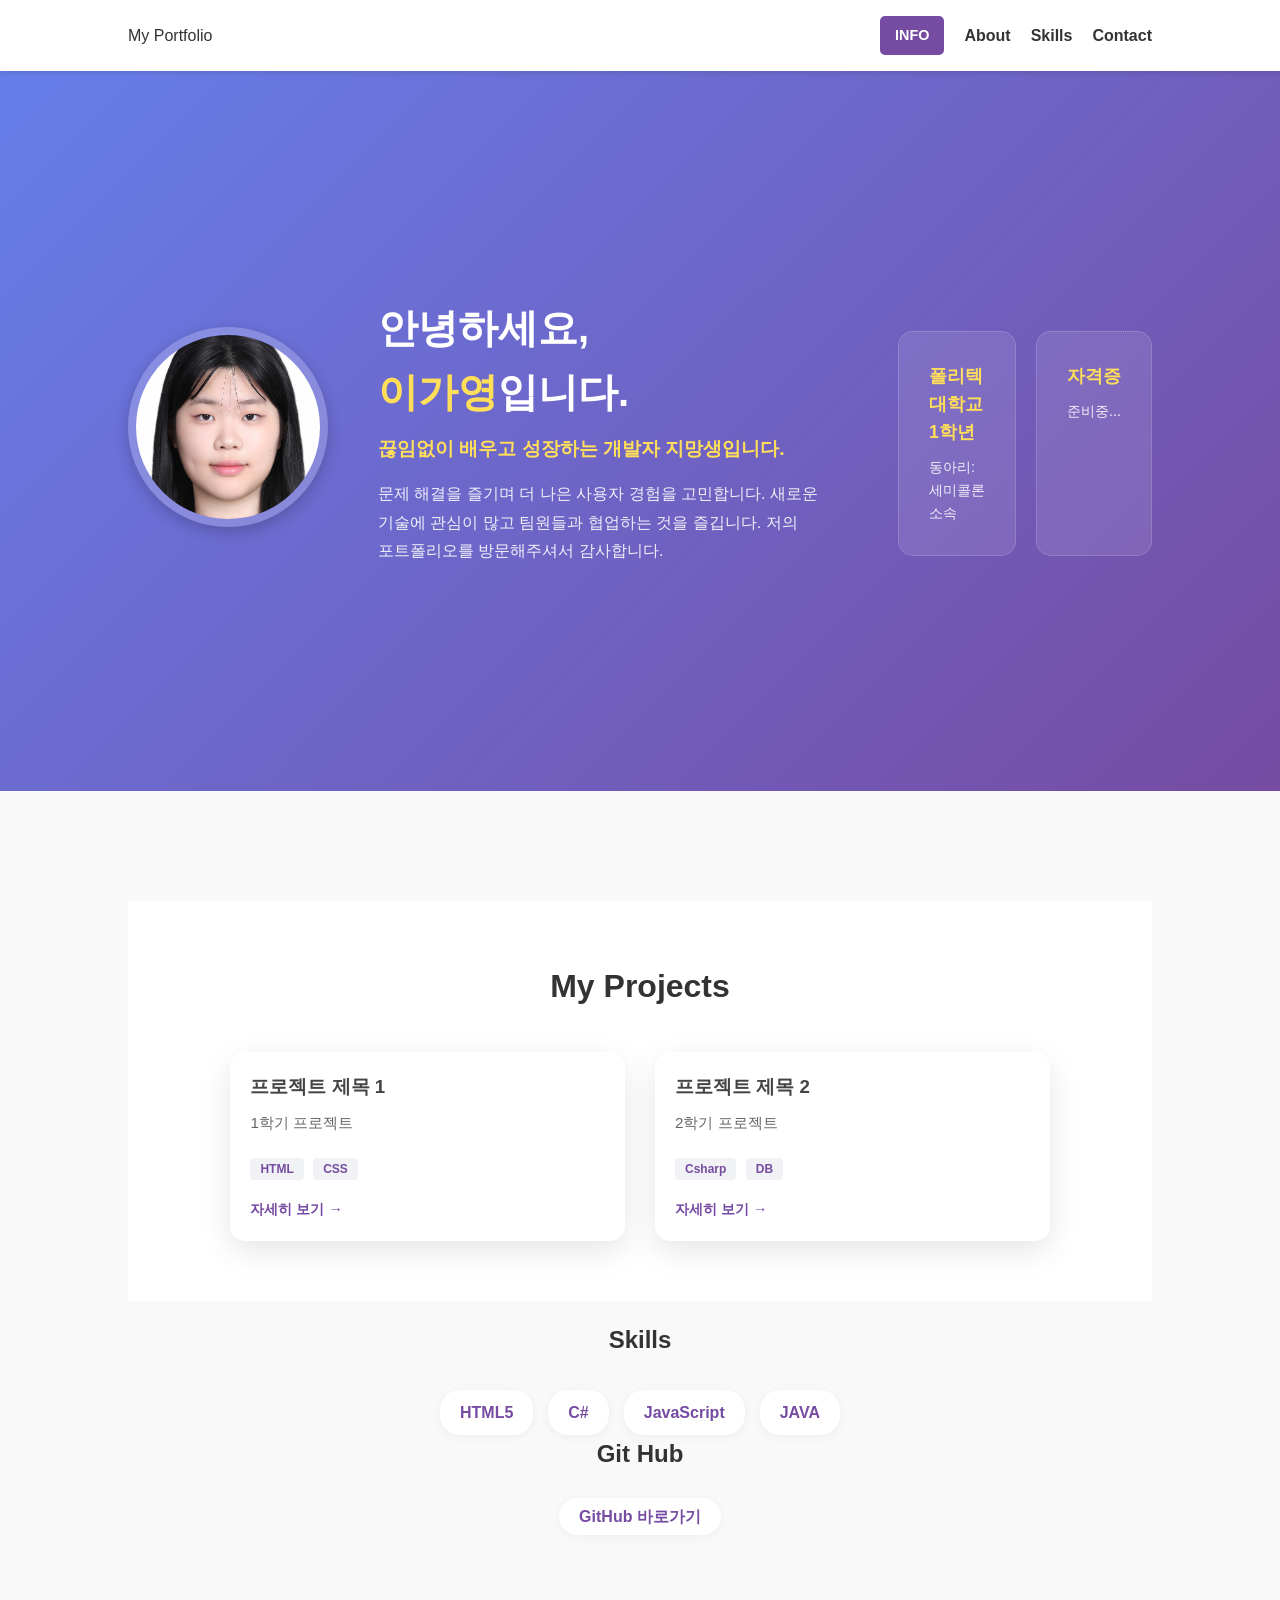
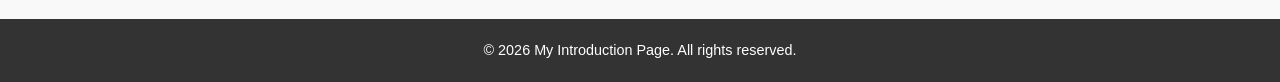
<file: pages/kayoung.html>
<!DOCTYPE html>
<html lang="en">
<head>
    <meta charset="UTF-8">
     <meta name="viewport" content="width=device-width, initial-scale=1.0">
    <title>이가영 소개 페이지</title>
    <link rel="stylesheet" href="..\css\kayoung.css">
</head>
<body>
        <header>
        <nav>
        <div class="logo">My Portfolio</div>
        <ul>
            <li><a href="../index.html" class="home-btn">INFO</a></li>
            <li><a href="#about">About</a></li>
            <li><a href="#skills">Skills</a></li>
            <li><a href="#contact">Contact</a></li>
        </ul>
    </nav>

    </header>

 <section id="about" class="hero">
    <div class="hero-container"> <div class="profile-img-area">
            <img src="..\img\증명사진.jpg" alt="프로필 이미지">
        </div>

        <div class="profile-text-area">
            <h1>안녕하세요, <span class="highlight">이가영</span>입니다.</h1>
            <p class="subtitle">끊임없이 배우고 성장하는 개발자 지망생입니다.</p>
            <p class="description">
                문제 해결을 즐기며 더 나은 사용자 경험을 고민합니다.
                새로운 기술에 관심이 많고 팀원들과 협업하는 것을 즐깁니다.
                저의 포트폴리오를 방문해주셔서 감사합니다.
            </p>
        </div>
        <div class="info-box-container">
    <div class="info-box">
        <h3>폴리텍 대학교 1학년</h3>
        <p>
            동아리: 세미콜론 소속
        </p>
    </div>

    <div class="info-box">
        <h3>자격증</h3>
        <p>
            준비중...
        </p>
    </div>
</div>

    </div>
</section>
    <section id="skills" class="skills">
        

        <section id="projects" class="projects">
    <h2>My Projects</h2>
    <div class="project-grid">
        
        <div class="project-card">
            <div class="project-content">
                <h3>프로젝트 제목 1</h3>
                <p>1학기 프로젝트</p>
                <div class="project-tags">
                    <span class="p-tag">HTML</span>
                    <span class="p-tag">CSS</span>
                </div>
                <a href="#" class="view-more">자세히 보기 →</a>
            </div>
        </div>

        <div class="project-card">
            <div class="project-content">
                <h3>프로젝트 제목 2</h3>
                <p>2학기 프로젝트</p>
                <div class="project-tags">
                    <span class="p-tag">Csharp</span>
                    <span class="p-tag">DB</span>
                </div>
                <a href="#" class="view-more">자세히 보기 →</a>
            </div>
        </div>

    </div>
      
</section>

<h2>Skills</h2>
        <div class="skill-tags">
            <span class="tag">HTML5</span>
            <span class="tag">C#</span>
            <span class="tag">JavaScript</span>
            <span class="tag">JAVA</span>
        </div>
<h2>Git Hub</h2>
<div class="skill-tags">
    <a href="https://github.com/thanks04122006-spec" target="_blank" class="tag-link">
        <span class="tag">GitHub 바로가기</span>
    </a>
</div>
    </section>

    <footer>
        <p>&copy; 2026 My Introduction Page. All rights reserved.</p>
    </footer>

</body>
</html>
</file>
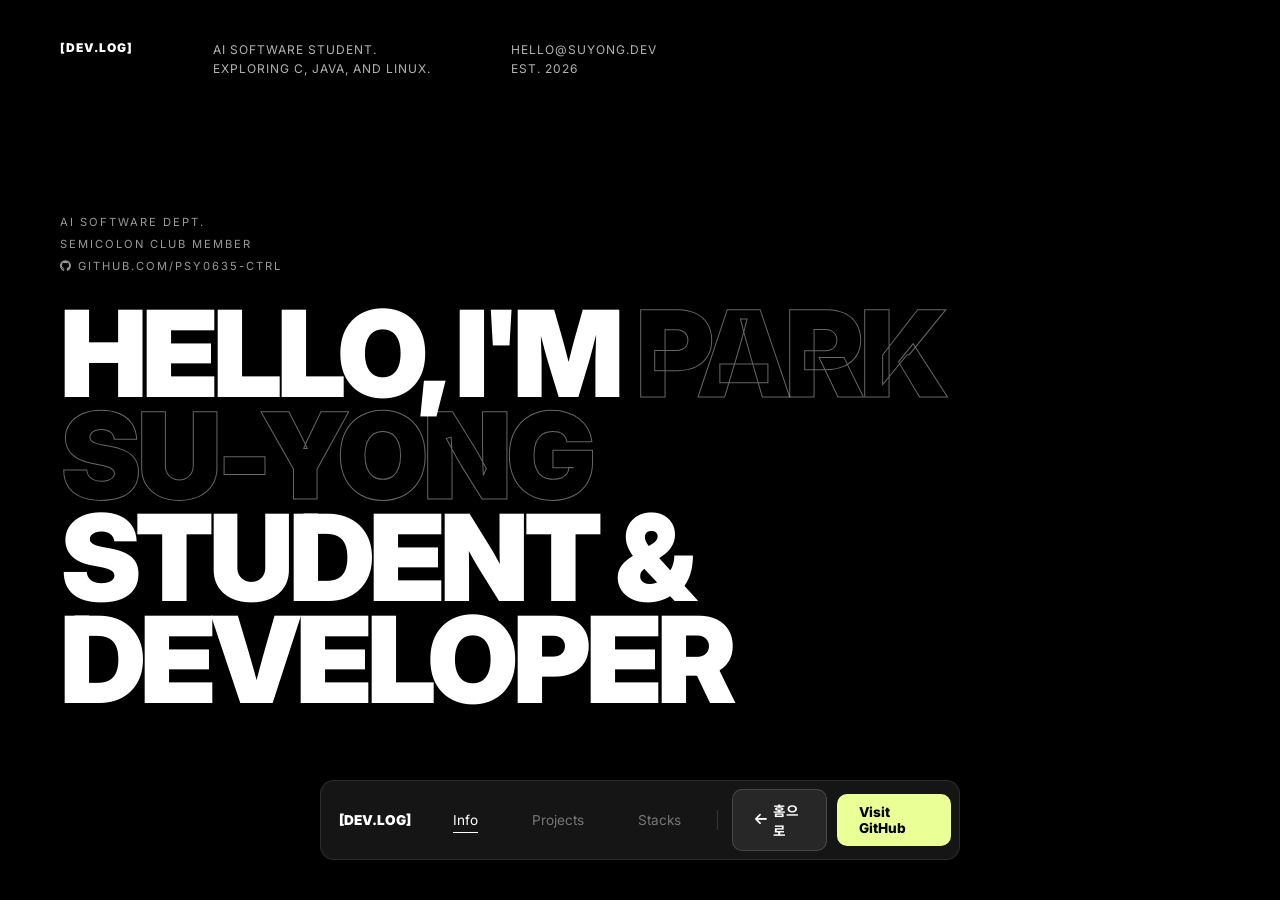
<file: pages/suyong.html>
<!DOCTYPE html>
<html lang="ko">
<head>
    <meta charset="UTF-8">
    <meta name="viewport" content="width=device-width, initial-scale=1.0">
    <meta name="description" content="Park Su-yong | AI Software Student & Developer Portfolio">
    <title>Park Su-yong | Portfolio</title>
    <link href="https://fonts.googleapis.com/css2?family=Inter:wght@400;700;900&family=Noto+Sans+KR:wght@400;700&display=swap" rel="stylesheet">
    <link rel="stylesheet" href="https://cdnjs.cloudflare.com/ajax/libs/font-awesome/6.0.0/css/all.min.css">
    <link rel="stylesheet" href="../css/suyong.css">
</head>

<body>
    <div class="overlay"></div>
    <div class="background-image"></div>

    <header class="header">
        <div class="logo">[DEV.LOG]</div>
        <div class="description">
            AI Software Student.<br>
            Exploring C, Java, and Linux.
        </div>
        <div class="contact">
            hello@suyong.dev<br>
            EST. 2026
        </div>
    </header>

    <main class="main-content">
        <section id="info" class="content-section active">
            <div class="info-list">
                <div class="sub-info">AI Software Dept.</div>
                <div class="sub-info">Semicolon Club Member</div>
                <div class="sub-info">
                    <a href="https://github.com/psy0635-ctrl" target="_blank">
                        <i class="fab fa-github"></i> github.com/psy0635-ctrl
                    </a>
                </div>
            </div>
            <h1 class="hero-title">
                HELLO, I'M <span class="highlight">PARK</span><br>
                <span class="highlight">SU-YONG</span><br>
                STUDENT & DEVELOPER
            </h1>
        </section>

        <section id="projects" class="content-section">
            <h2 class="section-title">PROJECTS</h2>
            <div class="project-grid">
                <div class="project-card">
                    <h3>C Calculator</h3>
                    <p>Semicolon Club Project - Division Function Implementation</p>
                </div>
                </div>
        </section>

        <section id="stacks" class="content-section">
            <h2 class="section-title">STACKS</h2>
            <div class="stack-list">
                <span>C / C#</span>
                <span>Java</span>
                <span>Python (OpenCV)</span>
                <span>Linux</span>
                <span>Git & GitHub</span>
            </div>
        </section>
    </main>

    <nav class="floating-nav">
        <div class="nav-container">
            <span class="nav-logo">[DEV.LOG]</span>

            <a href="#" class="nav-item active" data-target="info">Info</a>
            <a href="#" class="nav-item" data-target="projects">Projects</a>
            <a href="#" class="nav-item" data-target="stacks">Stacks</a>

            <div class="nav-divider"></div>
            <a href="../index.html" class="nav-item home">
                <i class="fas fa-arrow-left"></i> 홈으로
            </a>

            <a href="https://github.com/psy0635-ctrl" target="_blank" class="nav-item yellow">Visit GitHub</a>
        </div>
    </nav>

    <script>
        document.querySelectorAll('.nav-item[data-target]').forEach(item => {
            item.addEventListener('click', (e) => {
                e.preventDefault();
                const targetId = item.getAttribute('data-target');

                document.querySelectorAll('.content-section').forEach(sec => sec.classList.remove('active'));
                document.querySelectorAll('.nav-item').forEach(nav => nav.classList.remove('active'));

                document.getElementById(targetId).classList.add('active');
                item.classList.add('active');
            });
        });
    </script>
</body>
</html>
</file>
<file: css/index.css>
/* 기본 설정 */
* {
    margin: 0;
    padding: 0;
    box-sizing: border-box;
}

html {
    scroll-behavior: smooth;
}

body {
    font-family: 'Helvetica Neue', Arial, sans-serif;
    background-color: #3b49df;
    color: #111;
    overflow-x: hidden;
}

/* =========================================
   1. 네비게이션 바
   ========================================= */
.navbar {
    position: fixed;
    top: 0;
    left: 0;
    width: 100%;
    height: 70px;
    background-color: #3b49df;
    display: flex;
    justify-content: space-between;
    align-items: stretch;
    border-bottom: 4px solid #000;
    z-index: 1000;
}

.nav-logo {
    font-family: 'Impact', 'Arial Black', sans-serif;
    font-size: 32px;
    font-weight: 900;
    display: flex;
    align-items: center;
    padding: 0 40px;
    border-right: 4px solid #000;
}

.point {
    color: #ff1493;
}

.nav-links {
    list-style: none;
    display: flex;
    margin: 0;
}

.nav-links li {
    display: flex;
    align-items: center;
}

.nav-links a {
    color: #000;
    text-decoration: none;
    font-size: 16px;
    font-weight: 900;
    padding: 0 25px;
    height: 100%;
    display: flex;
    align-items: center;
    transition: background-color 0.2s;
}

.nav-links a:hover {
    background-color: rgba(0, 0, 0, 0.1);
}

.talk-btn {
    border-left: 4px solid #000;
    background-color: #5555ff;
}

/* =========================================
   2. 헤더 영역
   ========================================= */
.hero-section {
    position: relative;
    width: 100%;
    min-height: 100vh;
    padding-top: 70px;
    background-color: #3b49df;
    overflow: hidden;
    display: flex;
    align-items: center;
    justify-content: center;
}

.animated-bg {
    position: absolute;
    top: 0;
    left: 0;
    width: 100%;
    height: 100%;
    z-index: 0;
    pointer-events: none;
}

.wave {
    position: absolute;
    width: 200%;
    height: 200%;
    background-color: rgba(255, 255, 255, 0.05);
    border-radius: 40%;
    animation: rotateWave 15s infinite linear;
}

.wave1 {
    top: -100%;
    left: -50%;
    animation-duration: 20s;
}

.wave2 {
    top: -120%;
    left: -30%;
    background-color: rgba(0, 0, 0, 0.05);
    animation-duration: 15s;
    animation-direction: reverse;
}

@keyframes rotateWave {
    from {
        transform: rotate(0deg);
    }

    to {
        transform: rotate(360deg);
    }
}

.hero-container {
    position: relative;
    z-index: 1;
    display: flex;
    width: 100%;
    max-width: 1400px;
    margin-left: 30px;
    padding: 0 40px;
    align-items: center;
    justify-content: space-between;
}

.hero-left-box {
    background: rgba(255, 255, 255, 0.1);
    backdrop-filter: blur(10px);
    border: 4px solid #000;
    border-radius: 16px;
    padding: 60px 50px;
    width: 50%;
    box-shadow: 15px 15px 0 rgba(0, 0, 0, 0.3);
}

.hero-title {
    font-family: 'Impact', 'Arial Black', sans-serif;
    font-size: 100px;
    letter-spacing: -3px;
    margin-bottom: 20px;
    color: #000;
}

.dashed-divider {
    border-top: 4px dashed #000;
    margin: 30px 0;
}

.hero-desc {
    font-size: 18px;
    line-height: 1.6;
    color: #111;
    font-weight: bold;
}

.hero-right-visual {
    width: 40%;
    display: flex;
    justify-content: center;
    align-items: center;
    position: relative;
    top: -110px;
}

.giant-semicolon {
    font-family: 'Georgia', serif;
    font-size: 650px;
    font-weight: 900;
    color: #ff0088;
    line-height: 0.8;
    text-shadow: 25px 25px 0px rgba(28, 231, 14, 0.5);
}

.blink-effect {
    animation: softBlink 2.5s infinite alternate;
}

@keyframes softBlink {
    0% {
        opacity: 1;
        transform: scale(1);
    }

    100% {
        opacity: 0.7;
        transform: scale(0.95);
    }
}

/* =========================================
   3. 동아리 소개 영역
   ========================================= */
.about-section {
    position: relative;
    padding: 120px 40px;
    background: repeating-linear-gradient(-45deg, #111, #111 20px, #1a1a1a 20px, #1a1a1a 40px);
    display: flex;
    justify-content: center;
}

.about-card {
    background-color: #fff;
    width: 100%;
    max-width: 1300px;
    border: 4px solid #000;
    border-radius: 16px;
    overflow: hidden;
    box-shadow: 15px 15px 0px #ff1493;
}

.about-content-grid {
    display: grid;
    grid-template-columns: 1fr 2fr 1fr;
    gap: 40px;
    padding: 80px 60px;
}

.about-heading {
    font-family: 'Impact', 'Arial Black', sans-serif;
    font-size: 100px;
    letter-spacing: -2px;
}

.about-col-text h3,
.about-col-list h3 {
    font-size: 24px;
    margin-bottom: 20px;
    border-bottom: 3px solid #000;
    padding-bottom: 10px;
}

.about-col-text p {
    font-size: 16px;
    line-height: 1.8;
    margin-bottom: 20px;
    color: #333;
    font-weight: bold;
}

.about-col-list ul {
    list-style: none;
    font-size: 16px;
    line-height: 2;
    color: #333;
    font-weight: bold;
}

.about-footer-banner {
    border-top: 4px solid #000;
    background-color: #fff;
    padding: 15px 0;
    overflow: hidden;
    white-space: nowrap;
}

.marquee-text {
    font-family: 'Impact', 'Arial Black', sans-serif;
    font-size: 40px;
    color: #000;
    display: inline-block;
    animation: marquee 15s linear infinite;
}

@keyframes marquee {
    0% {
        transform: translateX(100%);
    }

    100% {
        transform: translateX(-100%);
    }
}

/* =========================================
   4. 팀원 소개 영역
   ========================================= */
.members-section {
    padding: 120px 0;
    background-color: #3b49df;
}

.page-container {
    max-width: 1400px;
    margin: 0 auto;
    padding: 0 40px;
}

.member-row {
    position: relative;
    display: grid;
    grid-template-columns: repeat(3, 1fr);
    gap: 60px;
    margin-bottom: 100px;
}

.hanging-wire {
    position: absolute;
    top: 30px;
    left: 0;
    width: 100%;
    height: 4px;
    background-color: #111;
    z-index: 0;
}

/* 카드 기본 설정: 양수 기울기 적용 및 반투명 검은 그림자 설정 */
.member-card {
    position: relative;
    z-index: 1;
    display: flex;
    flex-direction: column;
    min-height: 500px;
    border-radius: 20px;
    border: 4px solid #000;
    background-color: #000;
    overflow: hidden;
    transform: rotate(2deg);
    /* 기본시 오른쪽 기울기 */
    box-shadow: 15px 15px 0 rgba(0, 0, 0, 0.3);
    /* 변경된 반투명 검은색 그림자 */
    transition: transform 0.2s ease-out, box-shadow 0.2s ease-out, background-color 0.2s ease;
}

/* 카드 호버 설정: 음수 기울기로 반전 및 클릭되는 듯한 애니메이션 적용 */
.member-card:hover {
    transform: rotate(-2deg) translate(8px, 8px);
    /* 호버시 왼쪽으로 반전되며 눌림 */
    box-shadow: 7px 7px 0 rgba(0, 0, 0, 0.3);
    background-color: #000;
    z-index: 5;
}

.card-pin {
    position: absolute;
    top: -15px;
    left: 50%;
    transform: translateX(-50%);
    width: 24px;
    height: 35px;
    background-color: #ddd;
    border: 4px solid #000;
    border-radius: 10px;
    z-index: 10;
}

/* 카드 상단 영역 */
.card-top {
    background-color: #000;
    padding: 50px 30px;
    flex: 1;
    display: flex;
    flex-direction: column;
    justify-content: center;
    align-items: center;
    border-bottom: 4px solid #000;
    transition: background-color 0.2s ease;
}

/* 호버 시: 상단 영역의 배경색을 각 테마 색상으로 반전 */
.member-card:hover .card-top {
    background-color: var(--theme-color);
}

.role-badge {
    background-color: #fff;
    color: #000;
    font-size: 14px;
    font-weight: bold;
    padding: 8px 16px;
    border-radius: 20px;
    margin-bottom: 30px;
    border: 2px solid #000;
    transition: all 0.2s ease;
}

/* 호버 시: 뱃지 색상을 검은색으로 반전 */
.member-card:hover .role-badge {
    background-color: #000;
    color: var(--theme-color);
}

.huge-text {
    font-family: 'Impact', 'Arial Black', sans-serif;
    font-size: 90px;
    color: var(--theme-color);
    letter-spacing: -3px;
    line-height: 1;
    transition: color 0.2s ease, text-shadow 0.2s ease;
}

/* 호버 시: 큰 텍스트를 검은색으로 반전 */
.member-card:hover .huge-text {
    color: #000;
}

/* 카드 하단 영역 */
.card-bottom {
    background-color: var(--theme-color);
    padding: 40px 30px;
    display: flex;
    flex-direction: column;
    justify-content: space-between;
    min-height: 220px;
    transition: background-color 0.2s ease;
}

/* 호버 시: 하단 영역의 배경색을 검은색으로 반전 */
.member-card:hover .card-bottom {
    background-color: #fff;
}

.service-label {
    font-size: 14px;
    font-weight: bold;
    color: #000;
    margin-bottom: 10px;
    transition: color 0.2s ease;
}

.korean-name {
    font-size: 32px;
    font-weight: 900;
    color: #000;
    transition: color 0.2s ease;
}

/* 호버 시: 이름 및 라벨을 테마 색상으로 반전 */
.member-card:hover .service-label,
.member-card:hover .korean-name {
    color: var(--theme-color);
}

/* 프로필 버튼 */
.profile-btn {
    display: inline-block;
    padding: 15px 0;
    color: #000;
    text-decoration: none;
    font-weight: bold;
    font-size: 16px;
    border-top: 3px solid #000;
    margin-top: 30px;
    transition: all 0.2s ease;
}

/* 호버 시: 버튼 색상을 테마 색상으로 반전 */
.member-card:hover .profile-btn {
    color: var(--theme-color);
    border-top-color: var(--theme-color);
}

.member-card:hover .profile-btn:hover {
    background-color: var(--theme-color);
    color: #000;
    padding-left: 15px;
    border-radius: 8px;
    border-top-color: transparent;
}
</file>
<file: style.css>
/* 기본 설정 */
* {
    margin: 0;
    padding: 0;
    box-sizing: border-box;
}

html {
    scroll-behavior: smooth;
}

body {
    font-family: 'Helvetica Neue', Arial, sans-serif;
    background-color: #3b49df;
    color: #111;
    overflow-x: hidden;
}

/* =========================================
   1. 네비게이션 바
   ========================================= */
.navbar {
    position: fixed;
    top: 0;
    left: 0;
    width: 100%;
    height: 70px;
    background-color: #3b49df;
    display: flex;
    justify-content: space-between;
    align-items: stretch;
    border-bottom: 4px solid #000;
    z-index: 1000;
}

.nav-logo {
    font-family: 'Impact', 'Arial Black', sans-serif;
    font-size: 32px;
    font-weight: 900;
    display: flex;
    align-items: center;
    padding: 0 40px;
    border-right: 4px solid #000;
}

.point {
    color: #ff1493;
}

.nav-links {
    list-style: none;
    display: flex;
    margin: 0;
}

.nav-links li {
    display: flex;
    align-items: center;
}

.nav-links a {
    color: #000;
    text-decoration: none;
    font-size: 16px;
    font-weight: 900;
    padding: 0 25px;
    height: 100%;
    display: flex;
    align-items: center;
    transition: background-color 0.2s;
}

.nav-links a:hover {
    background-color: rgba(0, 0, 0, 0.1);
}

.talk-btn {
    border-left: 4px solid #000;
    background-color: #5555ff;
}

/* =========================================
   2. 헤더 영역
   ========================================= */
.hero-section {
    position: relative;
    width: 100%;
    min-height: 100vh;
    padding-top: 70px;
    background-color: #3b49df;
    overflow: hidden;
    display: flex;
    align-items: center;
    justify-content: center;
}

.animated-bg {
    position: absolute;
    top: 0;
    left: 0;
    width: 100%;
    height: 100%;
    z-index: 0;
    pointer-events: none;
}

.wave {
    position: absolute;
    width: 200%;
    height: 200%;
    background-color: rgba(255, 255, 255, 0.05);
    border-radius: 40%;
    animation: rotateWave 15s infinite linear;
}

.wave1 {
    top: -100%;
    left: -50%;
    animation-duration: 20s;
}

.wave2 {
    top: -120%;
    left: -30%;
    background-color: rgba(0, 0, 0, 0.05);
    animation-duration: 15s;
    animation-direction: reverse;
}

@keyframes rotateWave {
    from {
        transform: rotate(0deg);
    }

    to {
        transform: rotate(360deg);
    }
}

.hero-container {
    position: relative;
    z-index: 1;
    display: flex;
    width: 100%;
    max-width: 1400px;
    margin-left: 30px;
    padding: 0 40px;
    align-items: center;
    justify-content: space-between;
}

.hero-left-box {
    background: rgba(255, 255, 255, 0.1);
    backdrop-filter: blur(10px);
    border: 4px solid #000;
    border-radius: 16px;
    padding: 60px 50px;
    width: 50%;
    box-shadow: 15px 15px 0 rgba(0, 0, 0, 0.3);
}

.hero-title {
    font-family: 'Impact', 'Arial Black', sans-serif;
    font-size: 100px;
    letter-spacing: -3px;
    margin-bottom: 20px;
    color: #000;
}

.dashed-divider {
    border-top: 4px dashed #000;
    margin: 30px 0;
}

.hero-desc {
    font-size: 18px;
    line-height: 1.6;
    color: #111;
    font-weight: bold;
}

.hero-right-visual {
    width: 40%;
    display: flex;
    justify-content: center;
    align-items: center;
    position: relative;
    top: -110px;
}

.giant-semicolon {
    font-family: 'Georgia', serif;
    font-size: 650px;
    font-weight: 900;
    color: #ff0088;
    line-height: 0.8;
    text-shadow: 25px 25px 0px rgba(28, 231, 14, 0.5);
}

.blink-effect {
    animation: softBlink 2.5s infinite alternate;
}

@keyframes softBlink {
    0% {
        opacity: 1;
        transform: scale(1);
    }

    100% {
        opacity: 0.7;
        transform: scale(0.95);
    }
}

/* =========================================
   3. 동아리 소개 영역
   ========================================= */
.about-section {
    position: relative;
    padding: 120px 40px;
    background: repeating-linear-gradient(-45deg, #111, #111 20px, #1a1a1a 20px, #1a1a1a 40px);
    display: flex;
    justify-content: center;
}

.about-card {
    background-color: #fff;
    width: 100%;
    max-width: 1300px;
    border: 4px solid #000;
    border-radius: 16px;
    overflow: hidden;
    box-shadow: 15px 15px 0px #ff1493;
}

.about-content-grid {
    display: grid;
    grid-template-columns: 1fr 2fr 1fr;
    gap: 40px;
    padding: 80px 60px;
}

.about-heading {
    font-family: 'Impact', 'Arial Black', sans-serif;
    font-size: 100px;
    letter-spacing: -2px;
}

.about-col-text h3,
.about-col-list h3 {
    font-size: 24px;
    margin-bottom: 20px;
    border-bottom: 3px solid #000;
    padding-bottom: 10px;
}

.about-col-text p {
    font-size: 16px;
    line-height: 1.8;
    margin-bottom: 20px;
    color: #333;
    font-weight: bold;
}

.about-col-list ul {
    list-style: none;
    font-size: 16px;
    line-height: 2;
    color: #333;
    font-weight: bold;
}

.about-footer-banner {
    border-top: 4px solid #000;
    background-color: #fff;
    padding: 15px 0;
    overflow: hidden;
    white-space: nowrap;
}

.marquee-text {
    font-family: 'Impact', 'Arial Black', sans-serif;
    font-size: 40px;
    color: #000;
    display: inline-block;
    animation: marquee 15s linear infinite;
}

@keyframes marquee {
    0% {
        transform: translateX(100%);
    }

    100% {
        transform: translateX(-100%);
    }
}

/* =========================================
   4. 팀원 소개 영역
   ========================================= */
.members-section {
    padding: 120px 0;
    background-color: #3b49df;
}

.page-container {
    max-width: 1400px;
    margin: 0 auto;
    padding: 0 40px;
}

.member-row {
    position: relative;
    display: grid;
    grid-template-columns: repeat(3, 1fr);
    gap: 60px;
    margin-bottom: 100px;
}

.hanging-wire {
    position: absolute;
    top: 30px;
    left: 0;
    width: 100%;
    height: 4px;
    background-color: #111;
    z-index: 0;
}

/* 카드 기본 설정: 양수 기울기 적용 및 반투명 검은 그림자 설정 */
.member-card {
    position: relative;
    z-index: 1;
    display: flex;
    flex-direction: column;
    min-height: 500px;
    border-radius: 20px;
    border: 4px solid #000;
    background-color: #000;
    overflow: hidden;
    transform: rotate(2deg);
    /* 기본시 오른쪽 기울기 */
    box-shadow: 15px 15px 0 rgba(0, 0, 0, 0.3);
    /* 변경된 반투명 검은색 그림자 */
    transition: transform 0.2s ease-out, box-shadow 0.2s ease-out, background-color 0.2s ease;
}

/* 카드 호버 설정: 음수 기울기로 반전 및 클릭되는 듯한 애니메이션 적용 */
.member-card:hover {
    transform: rotate(-2deg) translate(8px, 8px);
    /* 호버시 왼쪽으로 반전되며 눌림 */
    box-shadow: 7px 7px 0 rgba(0, 0, 0, 0.3);
    background-color: #000;
    z-index: 5;
}

.card-pin {
    position: absolute;
    top: -15px;
    left: 50%;
    transform: translateX(-50%);
    width: 24px;
    height: 35px;
    background-color: #ddd;
    border: 4px solid #000;
    border-radius: 10px;
    z-index: 10;
}

/* 카드 상단 영역 */
.card-top {
    background-color: #000;
    padding: 50px 30px;
    flex: 1;
    display: flex;
    flex-direction: column;
    justify-content: center;
    align-items: center;
    border-bottom: 4px solid #000;
    transition: background-color 0.2s ease;
}

/* 호버 시: 상단 영역의 배경색을 각 테마 색상으로 반전 */
.member-card:hover .card-top {
    background-color: var(--theme-color);
}

.role-badge {
    background-color: #fff;
    color: #000;
    font-size: 14px;
    font-weight: bold;
    padding: 8px 16px;
    border-radius: 20px;
    margin-bottom: 30px;
    border: 2px solid #000;
    transition: all 0.2s ease;
}

/* 호버 시: 뱃지 색상을 검은색으로 반전 */
.member-card:hover .role-badge {
    background-color: #000;
    color: var(--theme-color);
}

.huge-text {
    font-family: 'Impact', 'Arial Black', sans-serif;
    font-size: 90px;
    color: var(--theme-color);
    letter-spacing: -3px;
    line-height: 1;
    transition: color 0.2s ease, text-shadow 0.2s ease;
}

/* 호버 시: 큰 텍스트를 검은색으로 반전 */
.member-card:hover .huge-text {
    color: #000;
}

/* 카드 하단 영역 */
.card-bottom {
    background-color: var(--theme-color);
    padding: 40px 30px;
    display: flex;
    flex-direction: column;
    justify-content: space-between;
    min-height: 220px;
    transition: background-color 0.2s ease;
}

/* 호버 시: 하단 영역의 배경색을 검은색으로 반전 */
.member-card:hover .card-bottom {
    background-color: #fff;
}

.service-label {
    font-size: 14px;
    font-weight: bold;
    color: #000;
    margin-bottom: 10px;
    transition: color 0.2s ease;
}

.korean-name {
    font-size: 32px;
    font-weight: 900;
    color: #000;
    transition: color 0.2s ease;
}

/* 호버 시: 이름 및 라벨을 테마 색상으로 반전 */
.member-card:hover .service-label,
.member-card:hover .korean-name {
    color: var(--theme-color);
}

/* 프로필 버튼 */
.profile-btn {
    display: inline-block;
    padding: 15px 0;
    color: #000;
    text-decoration: none;
    font-weight: bold;
    font-size: 16px;
    border-top: 3px solid #000;
    margin-top: 30px;
    transition: all 0.2s ease;
}

/* 호버 시: 버튼 색상을 테마 색상으로 반전 */
.member-card:hover .profile-btn {
    color: var(--theme-color);
    border-top-color: var(--theme-color);
}

.member-card:hover .profile-btn:hover {
    background-color: var(--theme-color);
    color: #000;
    padding-left: 15px;
    border-radius: 8px;
    border-top-color: transparent;
}
</file>
<file: css/dhj.css>
@import url('https://fonts.googleapis.com/css2?family=Montserrat:wght@800&family=Inter:wght@400;700&family=JetBrains+Mono:wght@400&display=swap');

/* --- 1. Base & Layout --- */
* {
    margin: 0;
    padding: 0;
    box-sizing: border-box;
    font-family: 'Inter', sans-serif;
}

html {
    scroll-behavior: smooth;
}

body {
    background-color: #000;
    color: #fff;
    line-height: 1.6;
    overflow-x: hidden;
    cursor: crosshair;
}

li {
    list-style: none;
}

a {
    text-decoration: none;
    color: inherit;
}

.container {
    max-width: 1200px;
    margin: 0 auto;
    width: 100%;
    padding: 0 50px;
}

.mono {
    font-family: 'JetBrains Mono', monospace;
}

section {
    min-height: 100vh;
    display: flex;
    flex-direction: column;
    justify-content: center;
    padding: 120px 0;
    scroll-margin-top: 80px;
    border-bottom: 0.5px solid #333;
}

/* --- 2. Navigation & Header (스타일 보존) --- */
header {
    display: flex;
    justify-content: space-between;
    align-items: center;
    padding: 30px 50px;
    position: fixed;
    width: 100%;
    top: 0;
    z-index: 100;
    background-color: rgba(0, 0, 0, 0.6);
    backdrop-filter: blur(15px);
}

.logo {
    font-weight: 700;
    letter-spacing: 2px;
    font-size: 1.2rem;
}

nav ul {
    display: flex;
    gap: 30px;
}

nav ul li a {
    font-size: 0.9rem;
    opacity: 0.7;
    transition: 0.3s;
}

nav ul li a:hover {
    opacity: 1;
}

/* --- 3. Section Specifics --- */
/* Hero */
.hero {
    align-items: flex-start;
    padding-left: 50px;
}

.hero h1 {
    font-family: 'Montserrat';
    text-transform: uppercase;
    font-size: clamp(3rem, 10vw, 6rem);
    line-height: 1.0;
    margin-bottom: 20px;
    background: linear-gradient(to right, #ffffff 10%, #444444 100%);
    -webkit-background-clip: text;
    background-clip: text;
    -webkit-text-fill-color: transparent;
}

.subtitle {
    font-size: 1.2rem;
    color: #888;
    -webkit-text-fill-color: initial;
}

/* Approach (3D Cube Logic) */
.split {
    display: flex;
    gap: 0;
}

.left-side {
    flex: 1;
    border-right: 0.5px solid #333;
    position: relative;
    min-height: 500px;
    perspective: 1500px;
}

.left-side::after {
    content: "LOGIC";
    position: absolute;
    bottom: -5%;
    left: -5%;
    font-family: 'Montserrat';
    font-size: clamp(5rem, 18vw, 15rem);
    color: rgba(255, 255, 255, 0.02);
    font-weight: 800;
    z-index: -1;
    letter-spacing: -0.05em;
}

.logic-cube-model {
    position: absolute;
    top: 50%;
    left: 50%;
    transform: translate(-50%, -50%);
    width: 250px;
    height: 250px;
    transform-style: preserve-3d;
}

.cube {
    position: absolute;
    width: 100%;
    height: 100%;
    transform-style: preserve-3d;
}

.face {
    position: absolute;
    width: 100%;
    height: 100%;
    border: 1px solid rgba(255, 255, 255, 0.6);
    box-shadow: 0 0 10px rgba(255, 255, 255, 0.1);
}

@keyframes cubeRotate {
    from {
        transform: rotate3d(1, 1, 1, 0deg);
    }

    to {
        transform: rotate3d(1, 1, 1, 360deg);
    }
}

@keyframes cubeRotateReverse {
    from {
        transform: rotate3d(1, -1, 1, 0deg);
    }

    to {
        transform: rotate3d(1, -1, 1, 360deg);
    }
}

.inner-cube {
    transform: scale(0.6);
    animation: cubeRotate 25s linear infinite;
}

.outer-cube {
    transform: scale(1.0);
    animation: cubeRotateReverse 30s linear infinite;
}

.face.front {
    transform: translateZ(125px);
}

.face.back {
    transform: translateZ(-125px) rotateY(180deg);
}

.face.left {
    transform: translateX(-125px) rotateY(-90deg);
}

.face.right {
    transform: translateX(125px) rotateY(90deg);
}

.face.top {
    transform: translateY(-125px) rotateX(90deg);
}

.face.bottom {
    transform: translateY(125px) rotateX(-90deg);
}

.node {
    position: absolute;
    width: 10px;
    height: 10px;
    background: #fff;
    border-radius: 50%;
    box-shadow: 0 0 15px rgba(255, 255, 255, 0.7);
    transform-style: preserve-3d;
}

.node-1 {
    animation: nodeOrbit1 15s linear infinite;
}

/* ... nodeOrbit animations (보존됨) ... */

.right-side {
    flex: 1;
    padding: 60px;
}

.label {
    display: block;
    font-size: 0.7rem;
    letter-spacing: 1px;
    margin-bottom: 30px;
    text-transform: uppercase;
    color: #888;
}

.description {
    font-size: 1.1rem;
    margin-bottom: 2rem;
    opacity: 0.8;
}

/* Skills Dashboard (3-Column Layout) */
.skills-dashboard-grid {
    display: grid;
    grid-template-columns: repeat(3, 1fr);
    gap: 40px;
    margin-top: 50px;
}

.skill-col {
    display: flex;
    flex-direction: column;
}

.skill-header {
    margin-bottom: 30px;
}

.skill-header h3 {
    font-size: 1.2rem;
    font-weight: 700;
    margin: 10px 0;
    color: #000;
}

.skill-status-bar {
    width: 100%;
    height: 1px;
    background-color: #eee;
    margin-top: 15px;
}

.skill-status-bar .fill {
    height: 100%;
    background-color: #000;
}

.skill-item-group {
    margin-bottom: 25px;
}

.skill-label {
    display: block;
    font-size: 0.65rem;
    color: #999;
    text-transform: uppercase;
    letter-spacing: 0.1em;
    margin-bottom: 8px;
}

.skill-body p {
    font-size: 0.9rem;
    color: #333;
    line-height: 1.6;
}

/* --- 4. Projects & Contact --- */
.detail-grid {
    display: grid;
    grid-template-columns: 1fr 2fr;
    gap: 60px 80px;
    margin-top: 40px;
}

.section-title {
    font-size: clamp(2rem, 5vw, 3.5rem);
    font-weight: 500;
    margin-bottom: 20px;
}

.divider {
    border: 0;
    border-top: 1px solid #333;
    margin: 30px 0;
}

.contact-card {
    border: 1px solid #333;
    padding: 60px;
    display: flex;
    justify-content: space-between;
    align-items: flex-end;
    background: linear-gradient(145deg, #0a0a0a, #000);
    transition: 0.5s;
    margin-top: 50px;
}

.contact-card:hover {
    border-color: #fff;
}

.card-name {
    font-family: 'Montserrat';
    font-size: 3rem;
    letter-spacing: -1px;
}

.github-btn {
    display: inline-flex;
    align-items: center;
    gap: 12px;
    padding: 15px 30px;
    border: 1px solid #fff;
    font-size: 0.8rem;
    font-weight: 700;
    transition: 0.3s;
}

.github-btn:hover {
    background-color: #fff;
    color: #000;
}

/* --- 5. Responsive --- */
@media (max-width: 1024px) {

    .skills-dashboard-grid,
    .detail-grid {
        grid-template-columns: 1fr;
        gap: 30px;
    }

    .contact-card {
        flex-direction: column;
        align-items: flex-start;
        gap: 40px;
        padding: 40px;
    }
}

@media (max-width: 768px) {
    header {
        padding: 20px;
    }

    .hero {
        padding-left: 20px;
    }

    .container {
        padding: 0 20px;
    }

    .split {
        flex-direction: column;
    }

    .left-side {
        border-right: none;
        border-bottom: 0.5px solid #333;
        min-height: 300px;
    }
}
</file>
<file: css/kang.css>
/* 강석현 전용 프로필 스타일 시트 */
:root {
    --accent-color: #f9d849; 
    --bg-dark: #0f172a;
    --card-bg: rgba(30, 41, 59, 0.7);
    --text-secondary: #94a3b8;
    --neon-shadow: 0 0 20px rgba(249, 216, 73, 0.3);
}

body {
    background-color: var(--bg-dark);
    color: #fff;
    margin: 0;
    font-family: 'Pretendard', sans-serif;
    overflow-x: hidden;
}

body::before {
    content: "";
    position: fixed;
    top: 0; left: 0; width: 100%; height: 100%;
    background: radial-gradient(circle at 50% 50%, rgba(249, 216, 73, 0.05) 0%, transparent 80%);
    z-index: -1;
}

.profile-container {
    max-width: 1000px;
    margin: 140px auto 80px;
    padding: 0 20px;
    animation: fadeInUp 0.8s ease-out;
}

@keyframes fadeInUp {
    from { opacity: 0; transform: translateY(30px); }
    to { opacity: 1; transform: translateY(0); }
}

.profile-hero {
    background: var(--card-bg);
    border: 1px solid rgba(255, 255, 255, 0.1);
    border-radius: 30px;
    padding: 60px;
    display: flex;
    align-items: center;
    gap: 50px;
    backdrop-filter: blur(15px);
    position: relative;
    box-shadow: 0 20px 50px rgba(0,0,0,0.4);
}

.profile-img-area {
    width: 220px;
    height: 220px;
    border-radius: 50%;
    border: 4px solid var(--accent-color);
    overflow: hidden;
    box-shadow: var(--neon-shadow);
    background: #1e293b;
    flex-shrink: 0;
}

.profile-img-area img {
    width: 100%;
    height: 100%;
    object-fit: cover;
    transition: transform 0.5s ease;
}

.hero-text h1 {
    font-size: 3.5rem;
    margin: 10px 0;
    font-weight: 900;
    letter-spacing: -2px;
}

.hero-text .subtitle {
    color: var(--accent-color);
    font-size: 0.9rem;
    font-weight: 700;
    letter-spacing: 3px;
    text-transform: uppercase;
}

.section-title {
    font-size: 1.8rem;
    margin: 60px 0 30px;
    display: flex;
    align-items: center;
    gap: 15px;
}

.section-title::before {
    content: "";
    width: 12px;
    height: 12px;
    background: var(--accent-color);
    border-radius: 2px;
    transform: rotate(45deg);
}

.tag-container {
    display: flex;
    gap: 12px;
    flex-wrap: wrap;
}

.custom-tag {
    background: rgba(255, 255, 255, 0.03);
    border: 1px solid rgba(255, 255, 255, 0.1);
    padding: 12px 24px;
    border-radius: 15px;
    font-size: 0.95rem;
    transition: 0.3s;
}

.custom-tag:hover {
    background: var(--accent-color);
    color: #000;
    transform: translateY(-5px);
    box-shadow: var(--neon-shadow);
}

.project-grid {
    display: grid;
    grid-template-columns: 1fr 1fr;
    gap: 30px;
}

.project-item {
    background: rgba(255, 255, 255, 0.02);
    border-radius: 20px;
    padding: 40px;
    border: 1px solid rgba(255, 255, 255, 0.05);
    transition: 0.4s;
}

.project-item:hover {
    border-color: var(--accent-color);
    transform: translateY(-10px);
}

.footer-nav {
    margin-top: 100px;
    text-align: center;
    padding-bottom: 50px;
}

.back-link {
    color: var(--text-secondary);
    text-decoration: none;
    transition: 0.3s;
}

.back-link:hover { color: #fff; }

@media (max-width: 768px) {
    .profile-hero { flex-direction: column; text-align: center; }
    .project-grid { grid-template-columns: 1fr; }
}
</file>
<file: css/suyong.css>
* {
    margin: 0;
    padding: 0;
    box-sizing: border-box;
}

body {
    background-color: #000;
    color: #fff;
    font-family: 'Inter', 'Noto Sans KR', sans-serif;
    overflow: hidden; 
    height: 100vh;
}

.background-image {
    position: fixed;
    top: 0;
    left: 0;
    width: 100%;
    height: 100%;
    background: url('https://images.unsplash.com/photo-1550745165-9bc0b252726f?q=80&w=2070') no-repeat center center;
    background-size: cover;
    filter: grayscale(100%) brightness(40%);
    z-index: -2;
}

.overlay {
    position: fixed;
    top: 0;
    left: 0;
    width: 100%;
    height: 100%;
    background: radial-gradient(circle, transparent 20%, #000 150%);
    z-index: -1;
}

.content-section {
    display: none;
    animation: fadeIn 0.5s ease-out;
}

.content-section.active {
    display: flex;
    flex-direction: column;
}

@keyframes fadeIn {
    from { opacity: 0; transform: translateY(10px); }
    to { opacity: 1; transform: translateY(0); }
}

.header {
    display: flex;
    justify-content: flex-start;
    gap: 80px;
    padding: 40px 60px;
    font-size: 0.75rem;
    letter-spacing: 1px;
    text-transform: uppercase;
}

.description, .contact {
    opacity: 0.7;
    line-height: 1.6;
}

.logo { font-weight: 900; }

.main-content {
    height: calc(100vh - 150px);
    display: flex;
    flex-direction: column;
    justify-content: center;
    align-items: flex-start;
    padding-left: 60px;
    padding-bottom: 60px;
    position: relative;
}

.info-list {
    margin-bottom: 30px;
    display: flex;
    flex-direction: column;
    gap: 8px;
}

.sub-info {
    font-size: 0.7rem;
    text-transform: uppercase;
    opacity: 0.6;
    letter-spacing: 2px;
}

.sub-info a {
    color: #fff;
    text-decoration: none;
    transition: 0.3s;
}

.sub-info a:hover { opacity: 1; color: #eaff96; }

.hero-title {
    font-size: 7.5rem;
    line-height: 0.85;
    text-align: left;
    letter-spacing: -5px;
    font-weight: 900;
}

.highlight {
    -webkit-text-stroke: 1px rgba(255, 255, 255, 0.4);
    color: transparent;
}

.section-title {
    font-size: 4rem;
    font-weight: 900;
    margin-bottom: 20px;
    color: #eaff96;
}

.project-card {
    border-left: 2px solid rgba(255,255,255,0.2);
    padding-left: 20px;
    margin-bottom: 20px;
}

.stack-list {
    display: flex;
    flex-wrap: wrap;
    gap: 15px;
    max-width: 600px;
}

.stack-list span {
    font-size: 1.2rem;
    font-weight: 700;
    padding: 5px 15px;
    border: 1px solid rgba(255,255,255,0.3);
}

.floating-nav {
    position: fixed;
    bottom: 40px;
    left: 50%;
    transform: translateX(-50%);
    background: rgba(25, 25, 25, 0.85);
    backdrop-filter: blur(15px);
    padding: 8px;
    border-radius: 14px;
    border: 1px solid rgba(255, 255, 255, 0.1);
    z-index: 100;
}

.nav-container {
    display: flex;
    align-items: center;
    gap: 10px;
}

.nav-logo {
    font-weight: 900;
    font-size: 0.85rem;
    color: #fff;
    margin-right: 10px;
    padding-left: 10px;
}

.nav-item {
    color: #777;
    padding: 10px 22px;
    cursor: pointer;
    font-size: 0.85rem;
    transition: 0.3s;
    text-decoration: none;
}

.nav-item:hover { color: #fff; }

.nav-item.active {
    color: #fff;
    position: relative;
}

.nav-item.active::after {
    content: '';
    position: absolute;
    bottom: 5px;
    left: 22px;
    right: 22px;
    height: 1px;
    background: #fff;
}

.nav-item.yellow {
    background: #eaff96;
    color: #000;
    border-radius: 10px;
    font-weight: 800;
}

.nav-item.home {
    display: inline-flex;
    align-items: center;
    gap: 6px;
    background: rgba(255, 255, 255, 0.08);
    color: #fff;
    border-radius: 10px;
    border: 1px solid rgba(255, 255, 255, 0.15);
    font-weight: 700;
}

.nav-divider {
    width: 1px;
    height: 20px;
    background: rgba(255, 255, 255, 0.15);
    margin: 0 4px;
}

@media (max-width: 1024px) {
    .hero-title { font-size: 5rem; letter-spacing: -2px; }
}

@media (max-width: 768px) {
    .hero-title { font-size: 3.5rem; }
    .main-content { padding-left: 30px; }
}
</file>
